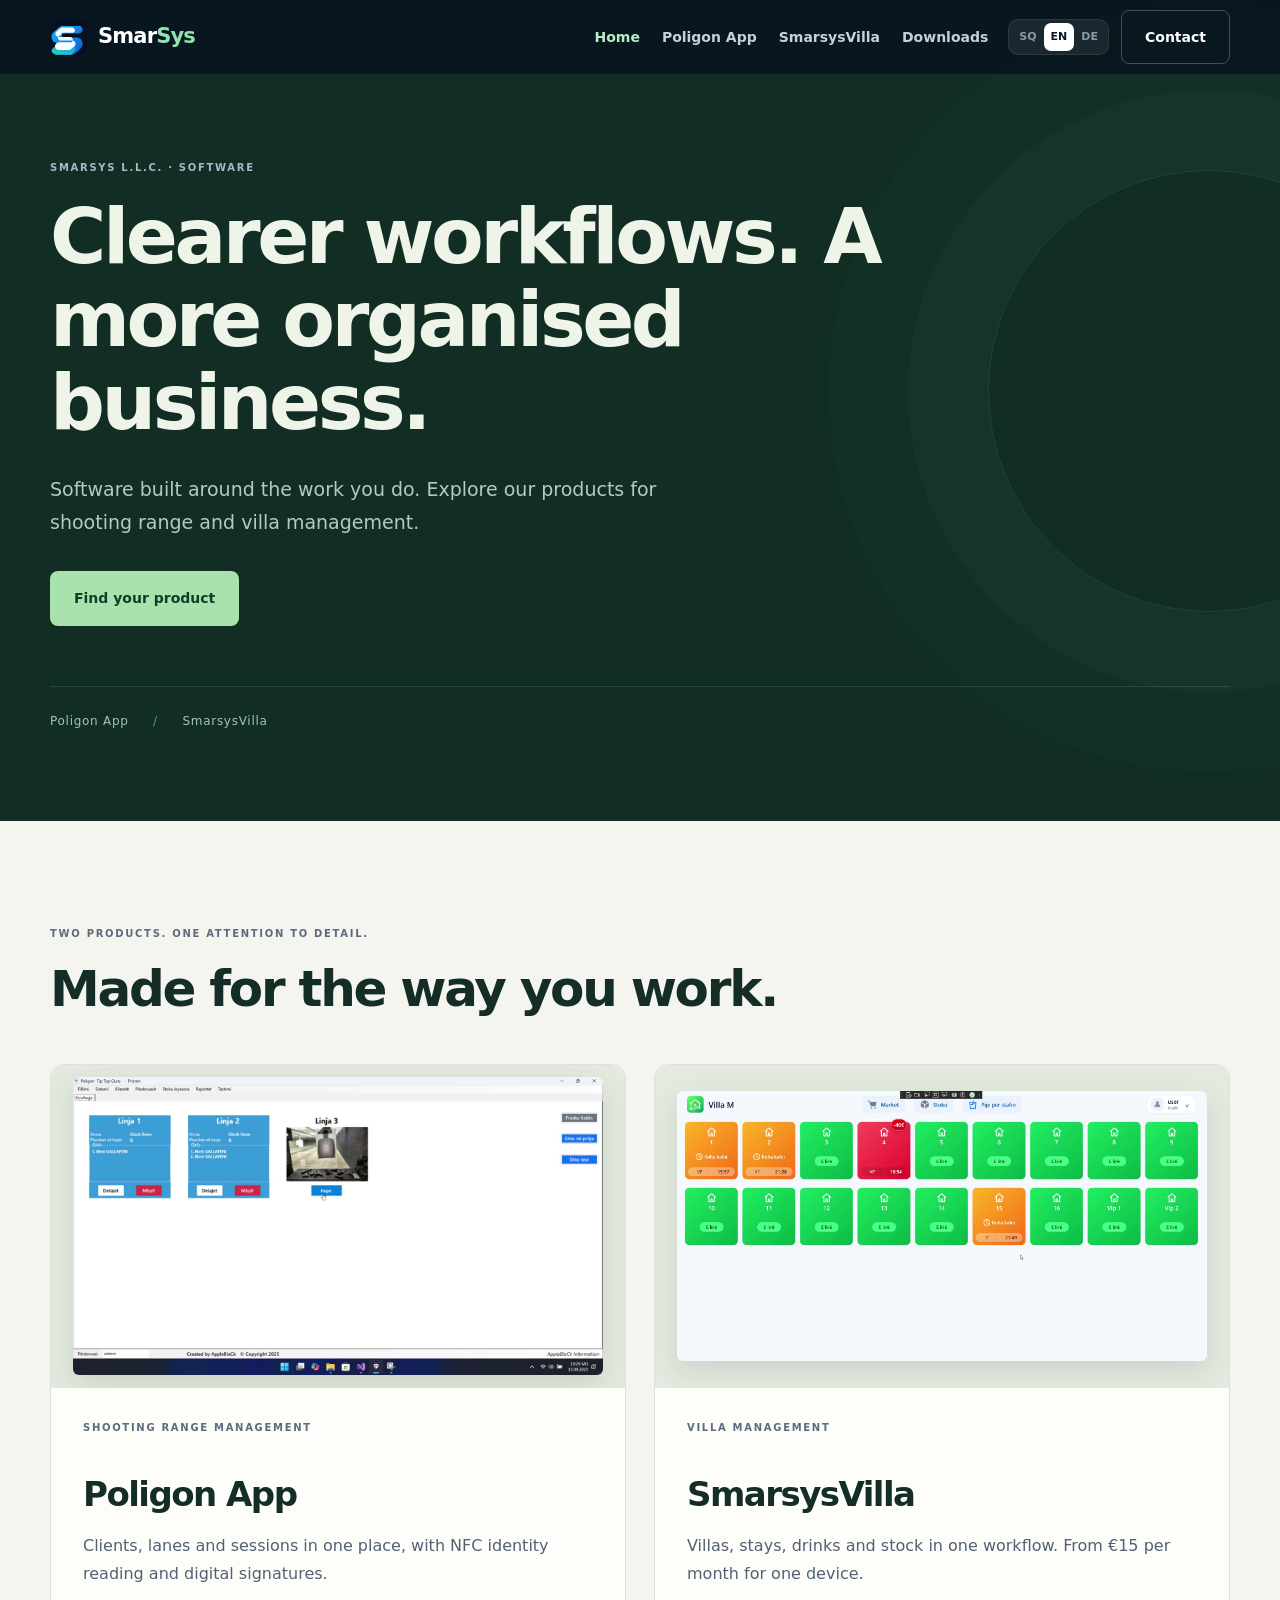
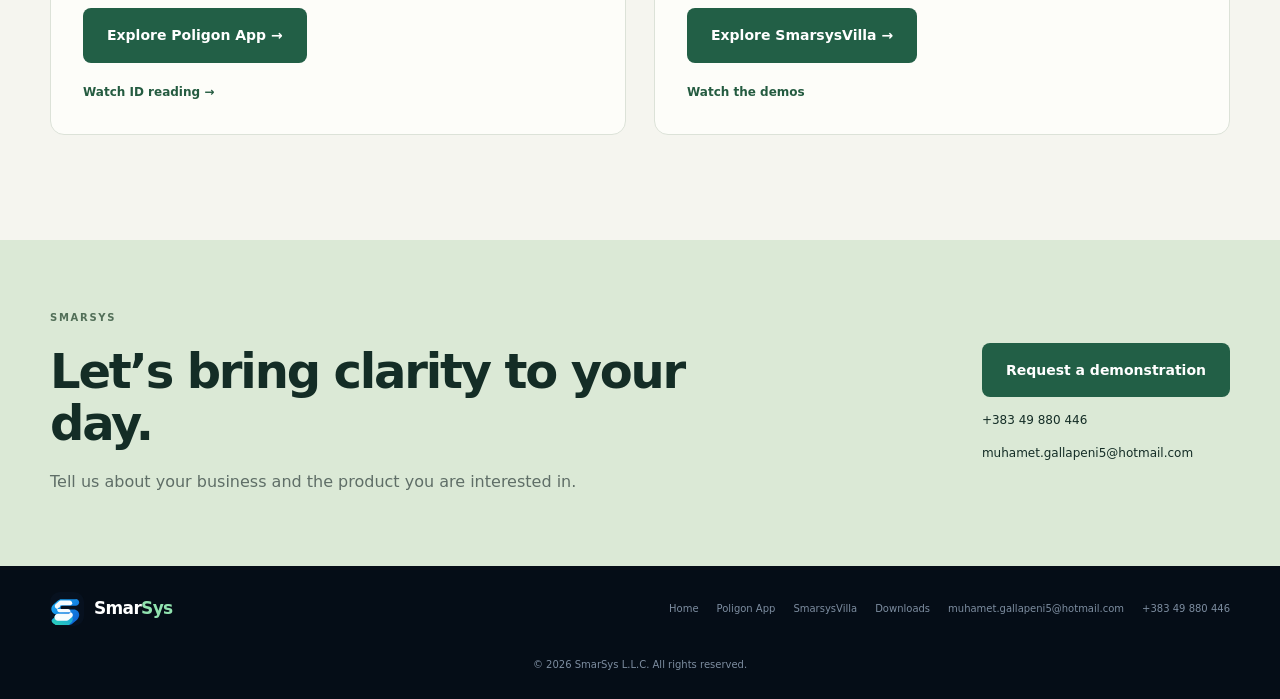
<file: index.html>
<!doctype html>
<html lang="en">
<head>
  <meta charset="utf-8" />
  <meta name="viewport" content="width=device-width,initial-scale=1" />
  <meta name="theme-color" content="#07111f" />
  <meta name="description" content="Practical software for shooting range and villa management. Explore Poligon App and SmarsysVilla by SmarSys." />
  <meta property="og:title" content="SmarSys | Poligon App & SmarsysVilla" />
  <meta property="og:description" content="Practical software for shooting range and villa management. Explore Poligon App and SmarsysVilla by SmarSys." />
  <meta property="og:type" content="website" />
  <meta property="og:image" content="assets/villa/desktop.jpg" />
  <title>SmarSys | Poligon App & SmarsysVilla</title>
  <link rel="icon" href="assets/logo-mark.svg" type="image/svg+xml" />
  <link rel="stylesheet" href="assets/styles.css" />
  <link rel="stylesheet" href="assets/marketing.css" />
</head>
<body class="marketing-page">
  <a class="skip-link" href="#main">Skip to content</a>

  <header class="site-header" id="top">
    <div class="container nav-wrap">
      <a class="brand" href="index.html" aria-label="SmarSys home">
        <img src="assets/logo-mark.svg" alt="SmarSys logo" width="38" height="38" />
        <span>Smar<span class="brand-accent">Sys</span></span>
      </a>

      <nav class="desktop-nav" aria-label="Primary navigation"><a href="index.html" aria-current="page" data-i18n="navHome">Home</a><a href="poligon.html">Poligon App</a><a href="villa.html">SmarsysVilla</a><a href="downloads.html" data-i18n="downloadsNav">Downloads</a></nav>

      <div class="nav-actions">
        <div class="language-switcher" aria-label="Language selector">
          <button type="button" data-lang="sq">SQ</button>
          <button type="button" data-lang="en" class="active">EN</button>
          <button type="button" data-lang="de">DE</button>
        </div>
        <a class="btn btn-small btn-outline desktop-cta" href="#contact" data-i18n="navContact">Contact</a>
        <button class="menu-toggle" type="button" aria-label="Open menu" aria-expanded="false">
          <span></span><span></span>
        </button>
      </div>
    </div>

    <div class="mobile-menu" hidden><a href="index.html" aria-current="page" data-i18n="navHome">Home</a><a href="poligon.html">Poligon App</a><a href="villa.html">SmarsysVilla</a><a href="downloads.html" data-i18n="downloadsNav">Downloads</a><a href="#contact" data-i18n="navContact">Contact</a></div>
  </header>

  <main id="main"><section class="company-intro"><div class="container"><div class="eyebrow">SMARSYS L.L.C. · SOFTWARE</div><h1 data-i18n="newHomeTitle">Clearer workflows. A more organised business.</h1><p data-i18n="newHomeLead">Software built around the work you do. Explore our products for shooting range and villa management.</p><a class="btn btn-primary" href="#products"><span data-i18n="newHomeExplore">Find your product</span></a><div class="company-intro-note">Poligon App <span> / </span> SmarsysVilla</div></div></section><section class="section" id="products"><div class="container"><div class="section-heading"><div class="eyebrow light"><span data-i18n="homeProductsLabel">TWO PRODUCTS. ONE ATTENTION TO DETAIL.</span></div><h2 data-i18n="homeProductsTitle">Made for the way you work.</h2></div><div class="product-catalog"><article class="catalog-card"><a href="poligon.html" class="catalog-image"><img src="assets/screenshots/overview.jpg" alt="Poligon App" loading="lazy" /></a><div class="catalog-copy"><span class="eyebrow light" data-i18n="poligonCategory">Shooting range management</span><h2>Poligon App</h2><p data-i18n="poligonIntro">Clients, lanes and sessions in one place, with NFC identity reading and digital signatures.</p><a class="btn btn-primary" href="poligon.html"><span data-i18n="homePoligonLink">Explore Poligon App →</span></a><a class="media-link" href="poligon.html#id-demo" data-i18n="watchIdDemo">Watch ID reading →</a></div></article><article class="catalog-card"><a class="catalog-image" href="villa.html"><img src="assets/villa/desktop.jpg" alt="SmarsysVilla" loading="lazy" /></a><div class="catalog-copy"><span class="eyebrow light"><span data-i18n="villaCategory">Villa management</span></span><h2>SmarsysVilla</h2><p data-i18n="newVillaIntro">Villas, stays, drinks and stock in one workflow. From €15 per month for one device.</p><a class="btn btn-primary" href="villa.html"><span data-i18n="homeVillaLink">Explore SmarsysVilla →</span></a><a class="media-link" href="villa.html#demos" data-i18n="villaWatch">Watch the demos</a></div></article></div></div></section><section class="villa-contact" id="contact"><div class="container"><div><div class="eyebrow">SMARSYS</div><h2 data-i18n="villaCta">Let’s bring clarity to your day.</h2><p data-i18n="homeContactLead">Tell us about your business and the product you are interested in.</p></div><div class="villa-contact-actions"><a class="btn btn-primary" href="mailto:muhamet.gallapeni5@hotmail.com?subject=SmarSys%20Products"><span data-i18n="villaRequestDemo">Request a demonstration</span></a><a href="tel:+38349880446">+383 49 880 446</a><a href="mailto:muhamet.gallapeni5@hotmail.com">muhamet.gallapeni5@hotmail.com</a></div></div></section></main>

  <footer>
    <div class="container footer-grid">
      <a class="brand footer-brand" href="index.html"><img src="assets/logo-mark.svg" alt="SmarSys logo" width="34" height="34" /><span>Smar<span class="brand-accent">Sys</span></span></a>
      <p><span>© <span id="year"></span> SmarSys L.L.C.</span> <span data-i18n="footerRights">All rights reserved.</span></p>
      <div class="footer-links"><a href="index.html" aria-current="page" data-i18n="navHome">Home</a><a href="poligon.html">Poligon App</a><a href="villa.html">SmarsysVilla</a><a href="downloads.html" data-i18n="downloadsNav">Downloads</a><a href="mailto:muhamet.gallapeni5@hotmail.com">muhamet.gallapeni5@hotmail.com</a><a href="tel:+38349880446">+383 49 880 446</a></div>
    </div>
  </footer>

  <script src="assets/marketing-content.js" defer></script>
  <script src="assets/app.js" defer></script>
  <script src="assets/marketing.js" defer></script>
</body>
</html>
</file>
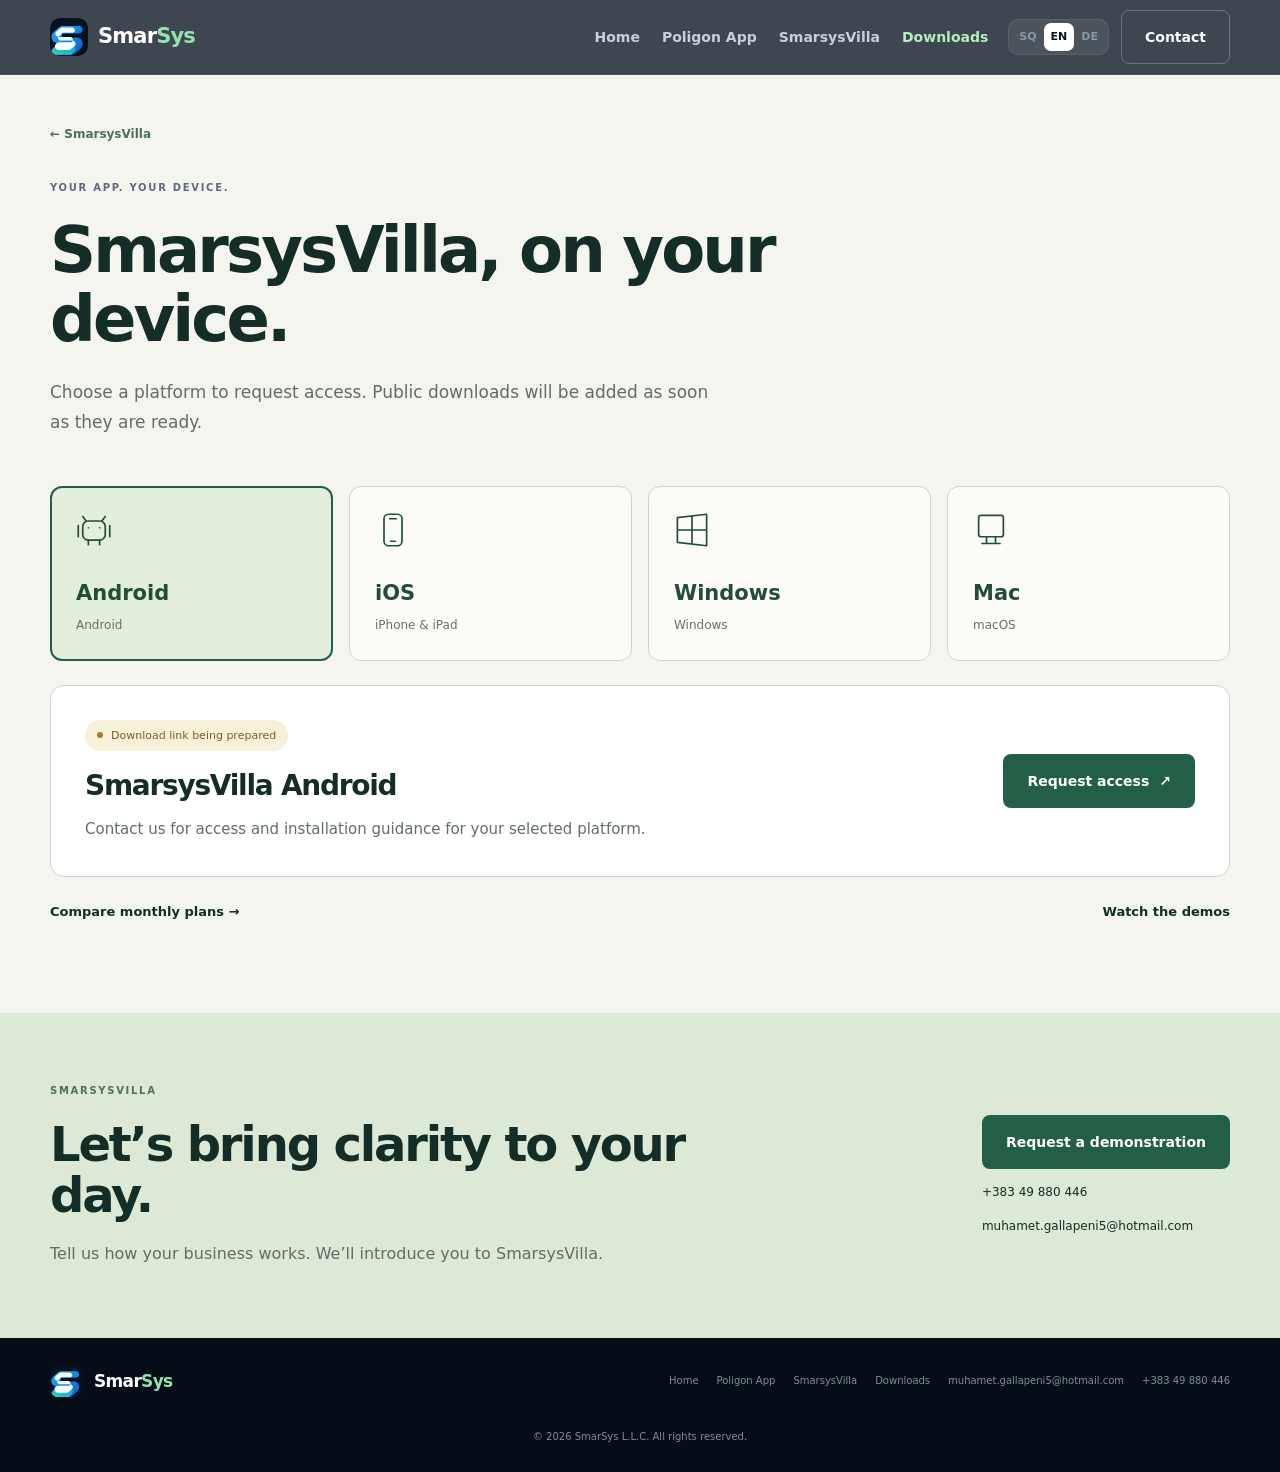
<file: downloads.html>
<!doctype html>
<html lang="en">
<head>
  <meta charset="utf-8" />
  <meta name="viewport" content="width=device-width,initial-scale=1" />
  <meta name="theme-color" content="#07111f" />
  <meta name="description" content="Choose Android, iOS, Windows or Mac and request access to SmarsysVilla." />
  <meta property="og:title" content="SmarsysVilla | Android, iOS, Windows & Mac" />
  <meta property="og:description" content="Choose Android, iOS, Windows or Mac and request access to SmarsysVilla." />
  <meta property="og:type" content="website" />
  <meta property="og:image" content="assets/villa/desktop.jpg" />
  <title>SmarsysVilla | Android, iOS, Windows & Mac</title>
  <link rel="icon" href="assets/logo-mark.svg" type="image/svg+xml" />
  <link rel="stylesheet" href="assets/styles.css" />
  <link rel="stylesheet" href="assets/marketing.css" />
</head>
<body class="marketing-page">
  <a class="skip-link" href="#main">Skip to content</a>

  <header class="site-header" id="top">
    <div class="container nav-wrap">
      <a class="brand" href="index.html" aria-label="SmarSys home">
        <img src="assets/logo-mark.svg" alt="SmarSys logo" width="38" height="38" />
        <span>Smar<span class="brand-accent">Sys</span></span>
      </a>

      <nav class="desktop-nav" aria-label="Primary navigation"><a href="index.html" data-i18n="navHome">Home</a><a href="poligon.html">Poligon App</a><a href="villa.html">SmarsysVilla</a><a href="downloads.html" aria-current="page" data-i18n="downloadsNav">Downloads</a></nav>

      <div class="nav-actions">
        <div class="language-switcher" aria-label="Language selector">
          <button type="button" data-lang="sq">SQ</button>
          <button type="button" data-lang="en" class="active">EN</button>
          <button type="button" data-lang="de">DE</button>
        </div>
        <a class="btn btn-small btn-outline desktop-cta" href="#contact" data-i18n="navContact">Contact</a>
        <button class="menu-toggle" type="button" aria-label="Open menu" aria-expanded="false">
          <span></span><span></span>
        </button>
      </div>
    </div>

    <div class="mobile-menu" hidden><a href="index.html" data-i18n="navHome">Home</a><a href="poligon.html">Poligon App</a><a href="villa.html">SmarsysVilla</a><a href="downloads.html" aria-current="page" data-i18n="downloadsNav">Downloads</a><a href="#contact" data-i18n="navContact">Contact</a></div>
  </header>

  <main id="main"><section class="download-section"><div class="container"><a class="back-link" href="villa.html">← SmarsysVilla</a><div class="section-heading"><div class="eyebrow light"><span data-i18n="downloadEyebrow">YOUR APP. YOUR DEVICE.</span></div><h1 data-i18n="downloadTitle">SmarsysVilla, on your device.</h1><p data-i18n="downloadLead">Choose a platform to request access. Public downloads will be added as soon as they are ready.</p></div><div class="platform-grid" role="group" aria-label="Platform"><button class="platform-choice selected" type="button" data-platform="android" aria-pressed="true"><span class="platform-icon" aria-hidden="true"><svg viewBox="0 0 32 32" width="36" height="36" fill="none" stroke="currentColor" stroke-width="1.5" stroke-linecap="round" stroke-linejoin="round"><rect x="6" y="8" width="20" height="17" rx="5"/><path d="m9 8-3-4m17 4 3-4M11 14h.01M21 14h.01M11 25v4m10-4v4M2 12v10m28-10v10"/></svg></span><strong>Android</strong><small>Android</small></button><button class="platform-choice" type="button" data-platform="ios" aria-pressed="false"><span class="platform-icon" aria-hidden="true"><svg viewBox="0 0 32 32" width="36" height="36" fill="none" stroke="currentColor" stroke-width="1.5" stroke-linecap="round" stroke-linejoin="round"><rect x="8" y="2" width="16" height="28" rx="4"/><path d="M13 6h6m-5 20h4"/></svg></span><strong>iOS</strong><small>iPhone & iPad</small></button><button class="platform-choice" type="button" data-platform="windows" aria-pressed="false"><span class="platform-icon" aria-hidden="true"><svg viewBox="0 0 32 32" width="36" height="36" fill="none" stroke="currentColor" stroke-width="1.5" stroke-linecap="round" stroke-linejoin="round"><path d="M3 5 29 2v28L3 27ZM16 4v24M3 16h26"/></svg></span><strong>Windows</strong><small>Windows</small></button><button class="platform-choice" type="button" data-platform="mac" aria-pressed="false"><span class="platform-icon" aria-hidden="true"><svg viewBox="0 0 32 32" width="36" height="36" fill="none" stroke="currentColor" stroke-width="1.5" stroke-linecap="round" stroke-linejoin="round"><rect x="5" y="3" width="22" height="19" rx="2"/><path d="M12 22v6m8-6v6M8 28h16"/></svg></span><strong>Mac</strong><small>macOS</small></button></div><div class="download-panel"><div><span class="availability"><i></i><span data-i18n="downloadPending">Download link being prepared</span></span><h2>SmarsysVilla <span id="platform-name">Android</span></h2><p data-i18n="downloadPanelText">Contact us for access and installation guidance for your selected platform.</p></div><a id="platform-request" class="btn btn-primary" href="mailto:muhamet.gallapeni5@hotmail.com?subject=SmarsysVilla%20Android%20access"><span data-i18n="requestAccess">Request access</span> ↗</a><span id="platform-announcement" class="sr-only" role="status"></span></div><div class="download-bottom"><a href="villa.html#pricing"><span data-i18n="comparePlans">Compare monthly plans →</span></a><a href="villa.html#demos" data-i18n="villaWatch">Watch the demos</a></div></div></section><section class="villa-contact" id="contact"><div class="container"><div><div class="eyebrow">SMARSYSVILLA</div><h2 data-i18n="villaCta">Let’s bring clarity to your day.</h2><p data-i18n="villaCtaLead">Tell us how your business works. We’ll introduce you to SmarsysVilla.</p></div><div class="villa-contact-actions"><a class="btn btn-primary" href="mailto:muhamet.gallapeni5@hotmail.com?subject=SmarsysVilla%20Demo"><span data-i18n="villaRequestDemo">Request a demonstration</span></a><a href="tel:+38349880446">+383 49 880 446</a><a href="mailto:muhamet.gallapeni5@hotmail.com">muhamet.gallapeni5@hotmail.com</a></div></div></section></main>

  <footer>
    <div class="container footer-grid">
      <a class="brand footer-brand" href="index.html"><img src="assets/logo-mark.svg" alt="SmarSys logo" width="34" height="34" /><span>Smar<span class="brand-accent">Sys</span></span></a>
      <p><span>© <span id="year"></span> SmarSys L.L.C.</span> <span data-i18n="footerRights">All rights reserved.</span></p>
      <div class="footer-links"><a href="index.html" data-i18n="navHome">Home</a><a href="poligon.html">Poligon App</a><a href="villa.html">SmarsysVilla</a><a href="downloads.html" aria-current="page" data-i18n="downloadsNav">Downloads</a><a href="mailto:muhamet.gallapeni5@hotmail.com">muhamet.gallapeni5@hotmail.com</a><a href="tel:+38349880446">+383 49 880 446</a></div>
    </div>
  </footer>

  <script src="assets/marketing-content.js" defer></script>
  <script src="assets/app.js" defer></script>
  <script src="assets/marketing.js" defer></script>
</body>
</html>
</file>
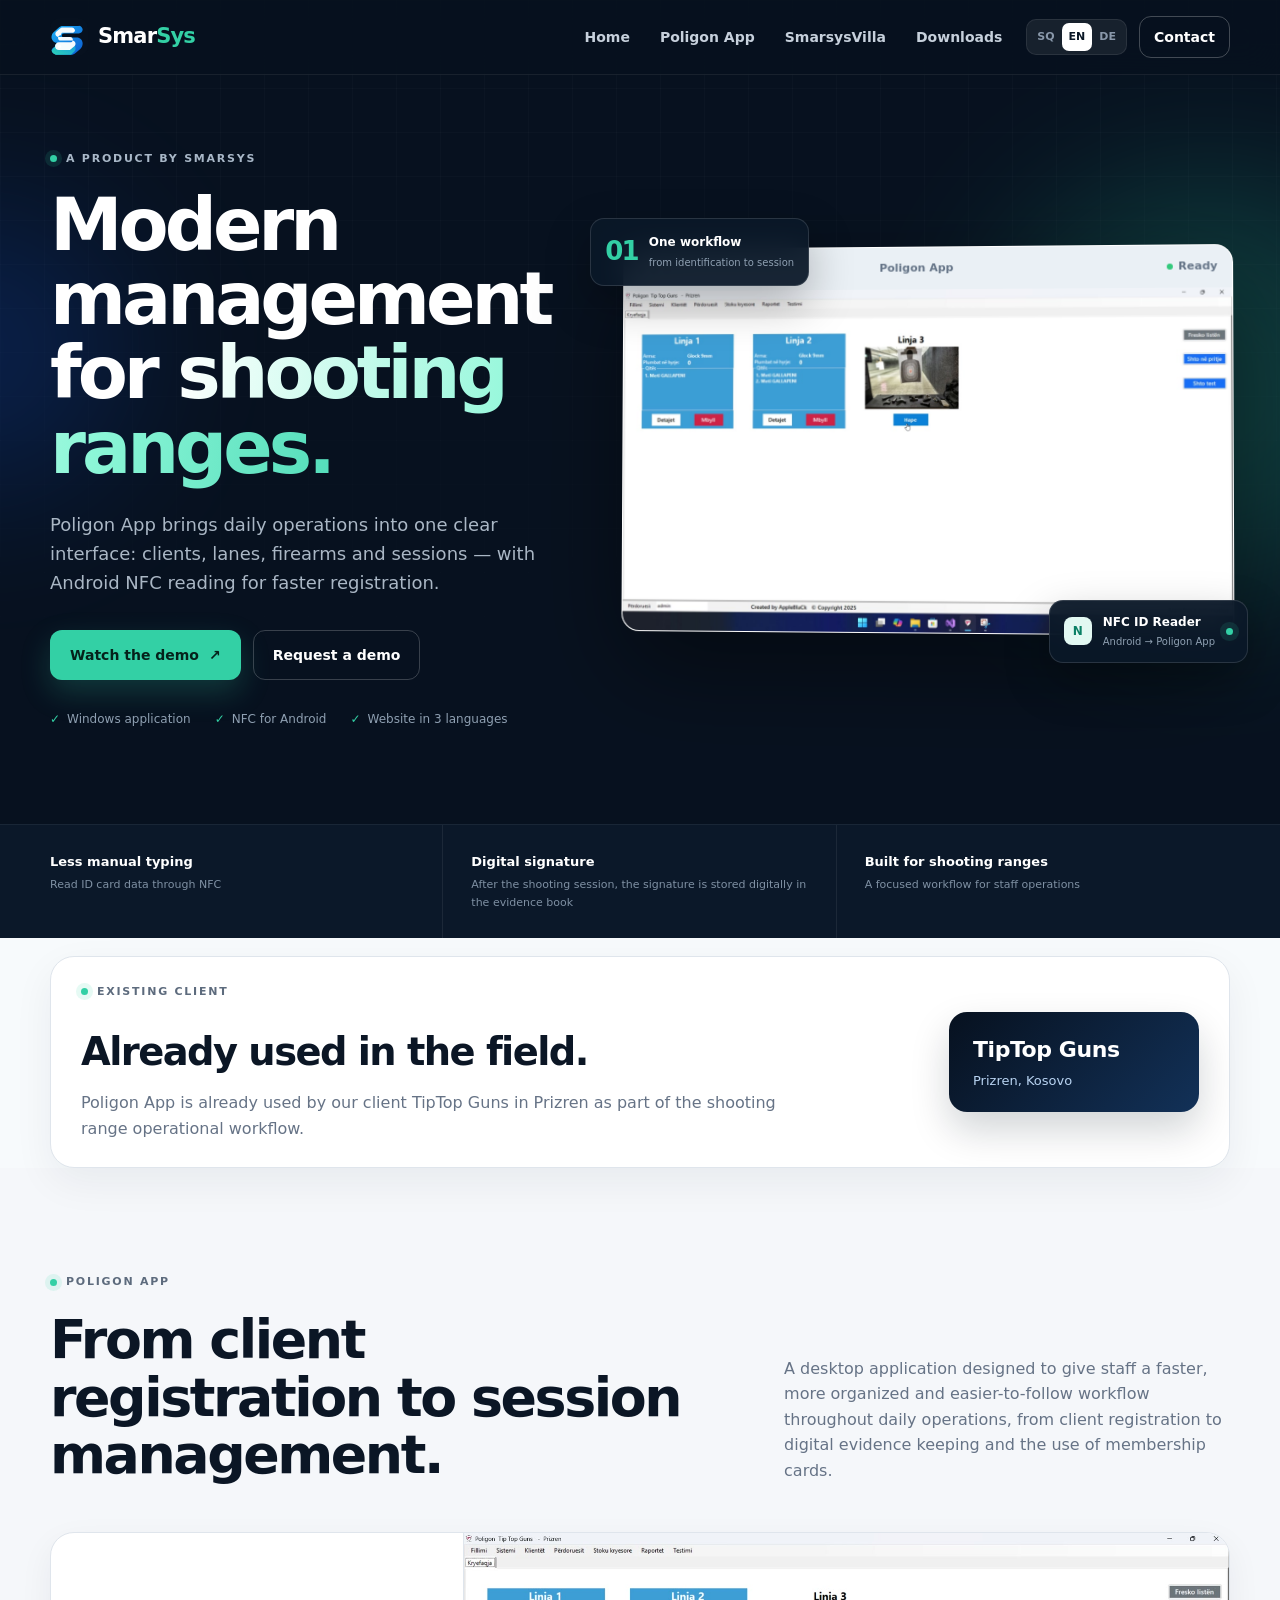
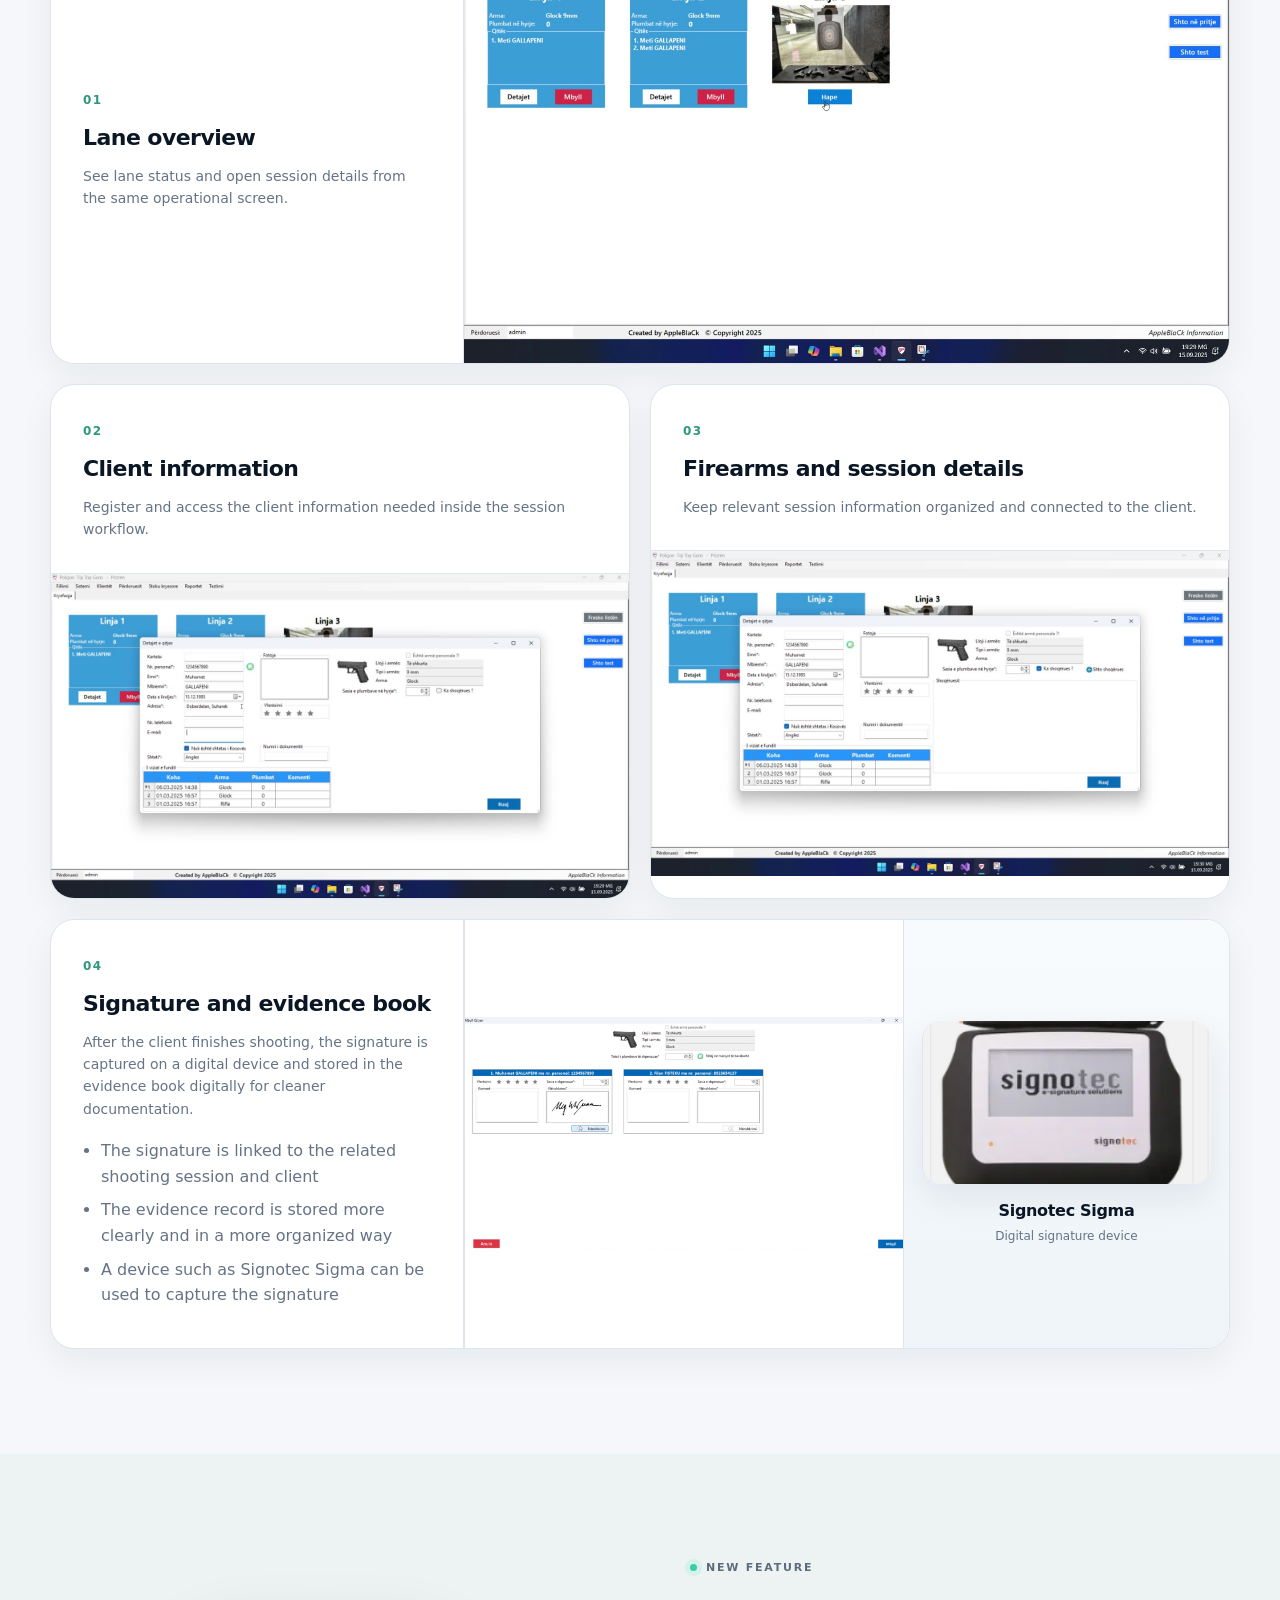
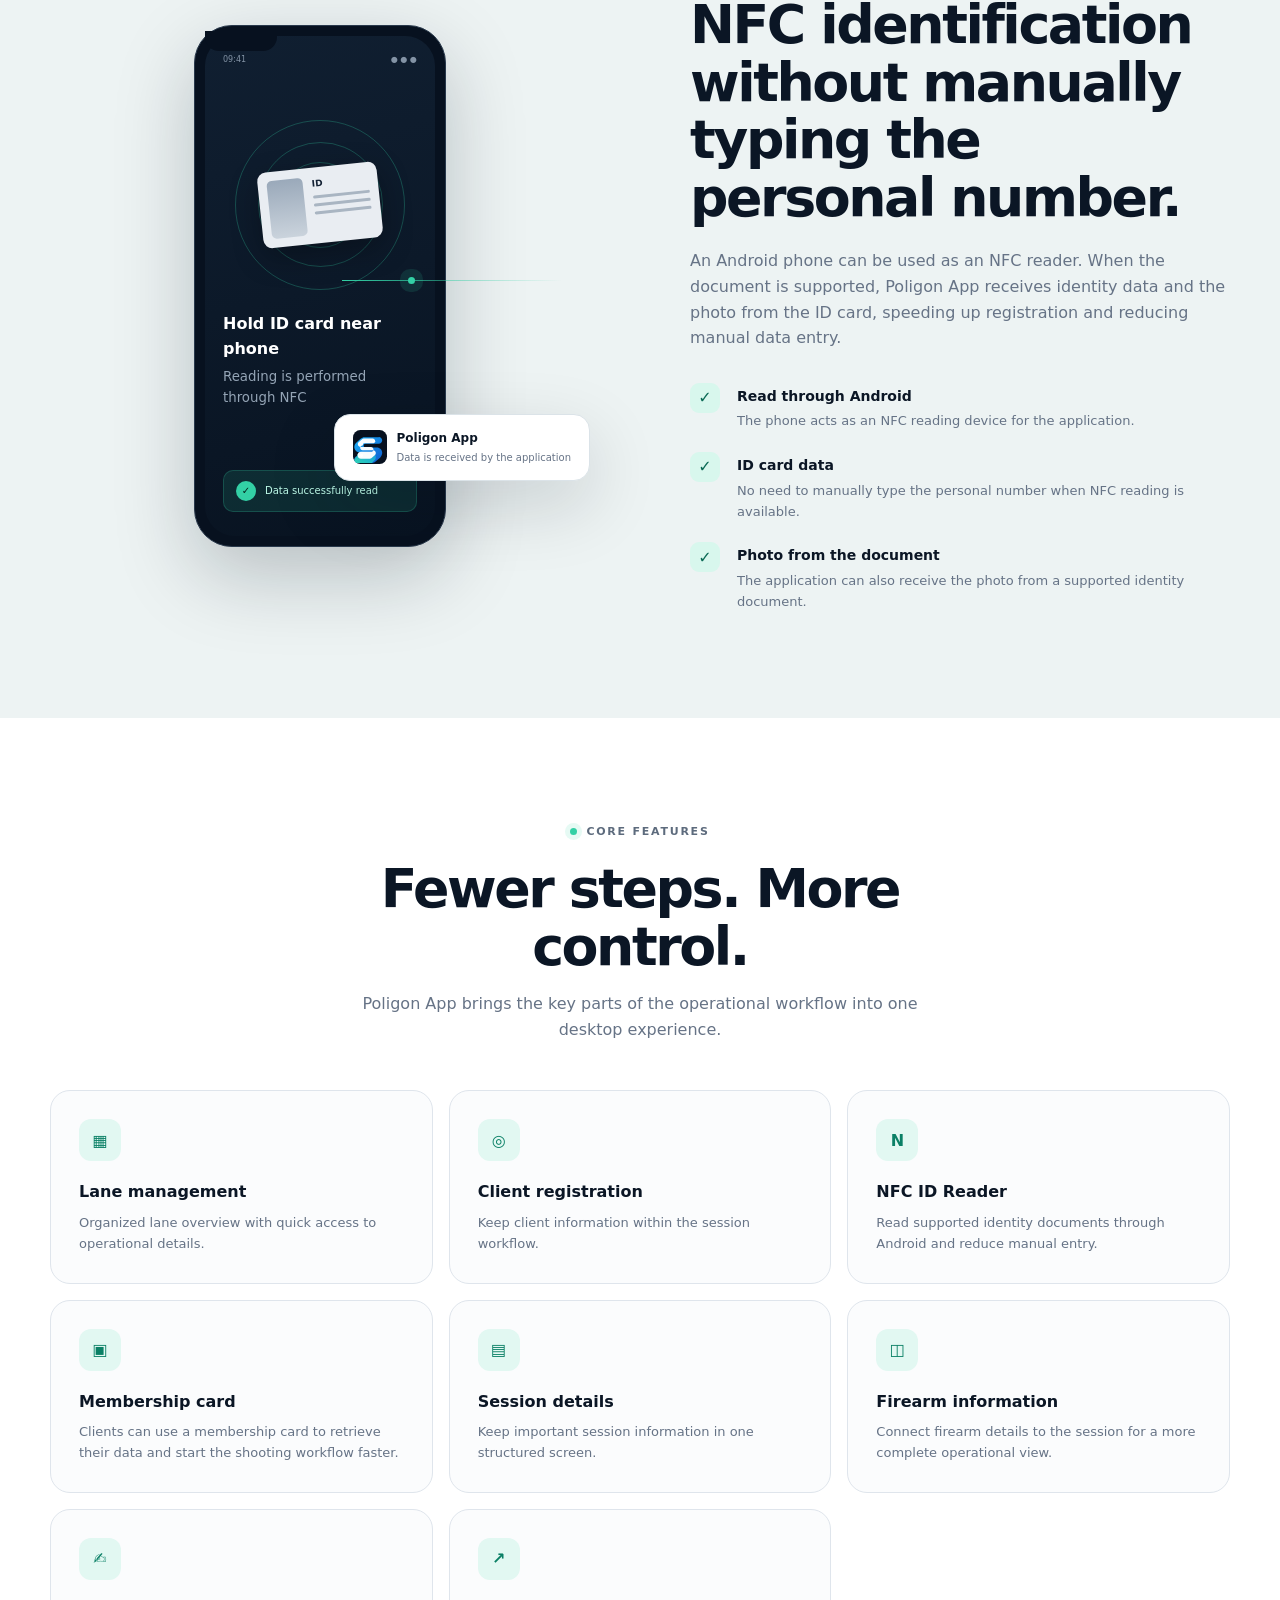
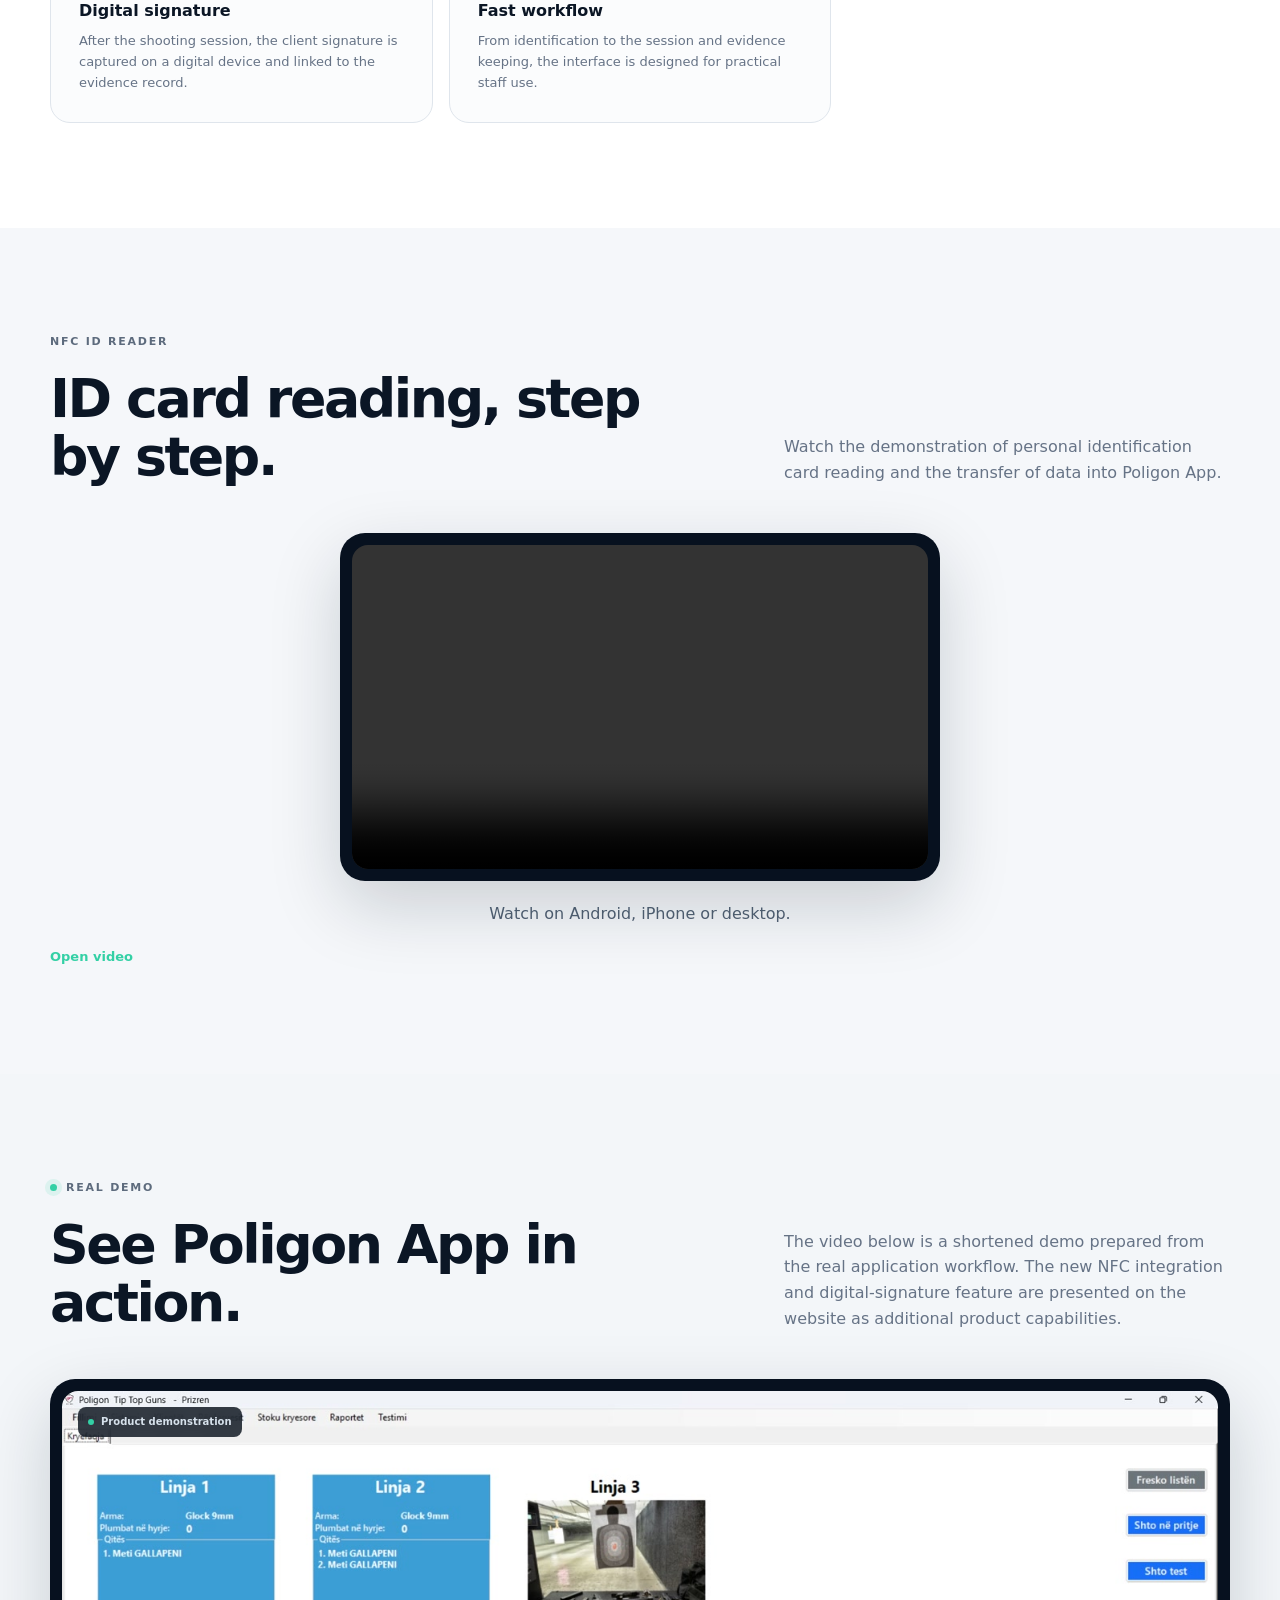
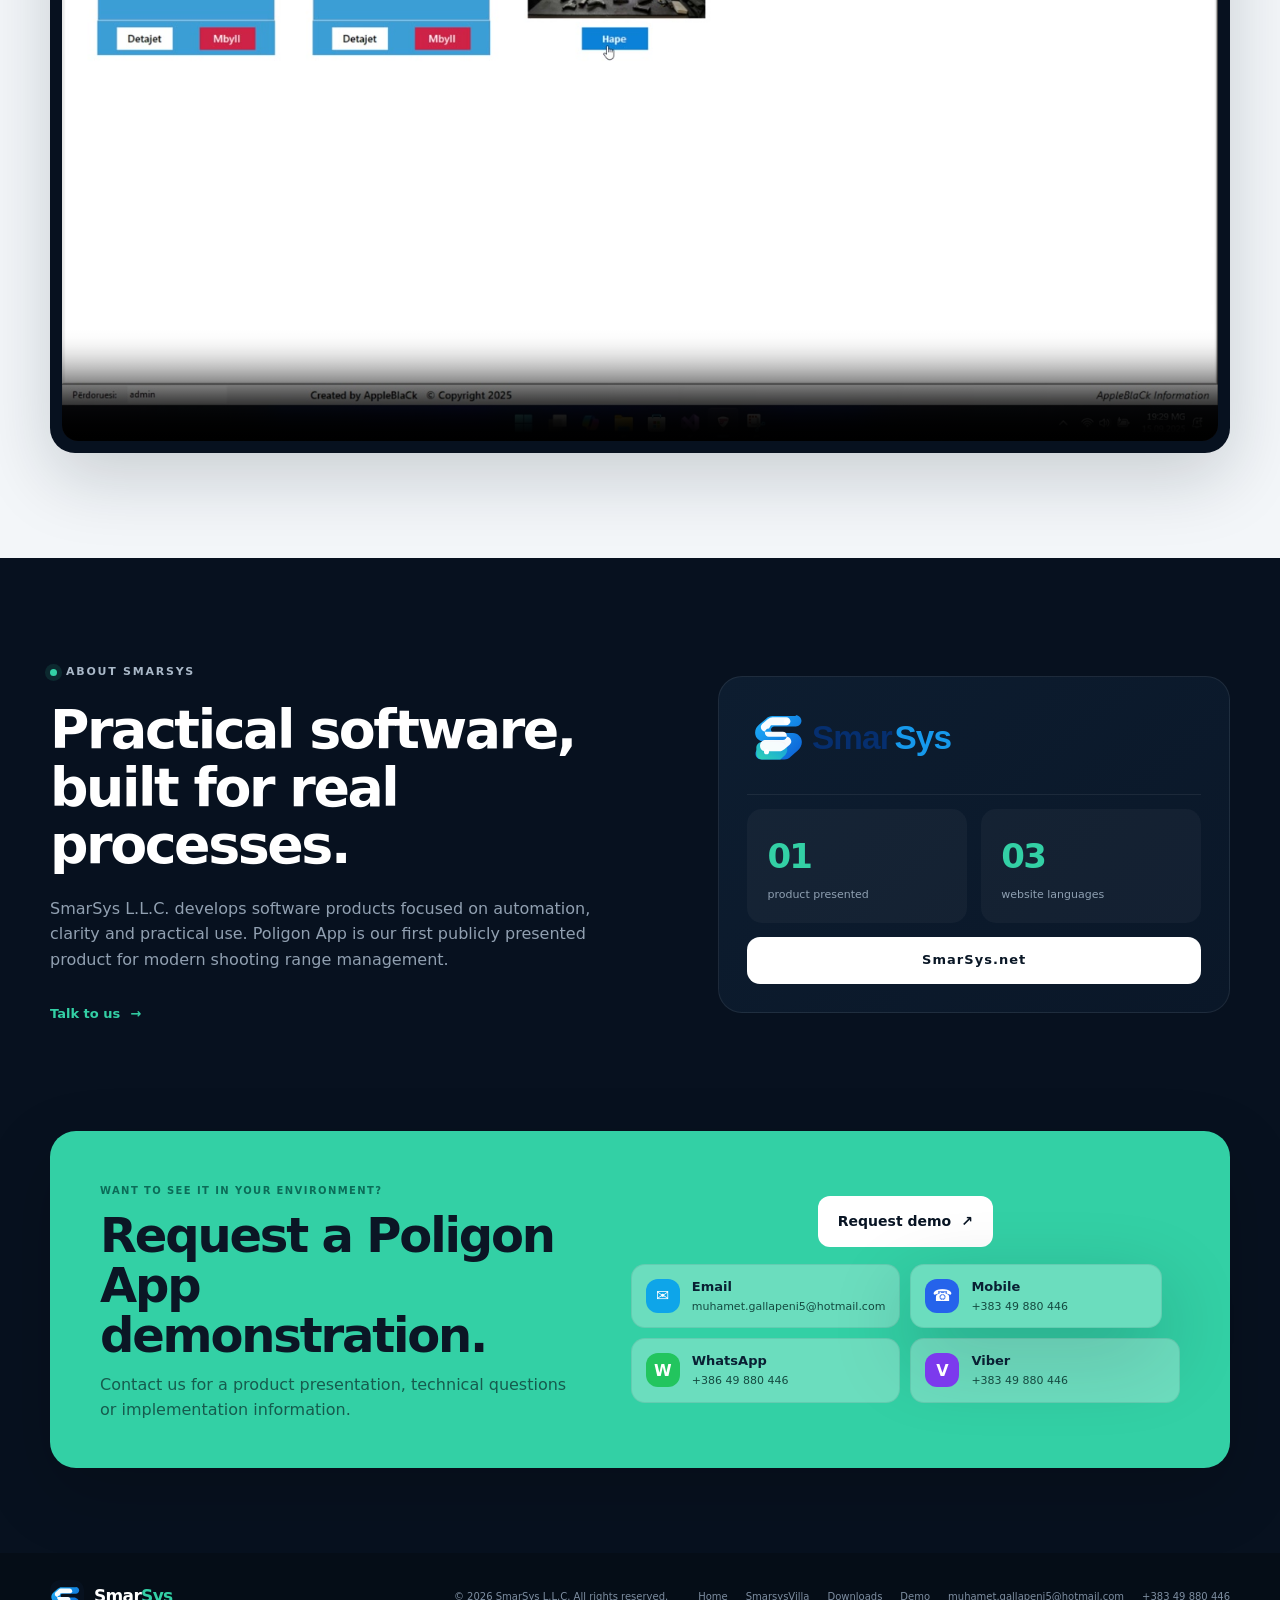
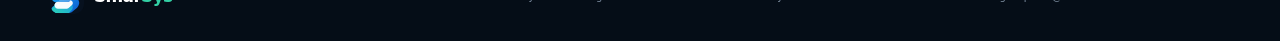
<file: poligon.html>
<!doctype html>
<html lang="en">
<head>
  <meta charset="utf-8" />
  <meta name="viewport" content="width=device-width,initial-scale=1" />
  <meta name="theme-color" content="#07111f" />
  <meta name="description" content="SmarSys professional software solutions. Discover Poligon App for shooting range management with NFC ID reading and digital signatures." />
  <meta property="og:title" content="SmarSys | Poligon App" />
  <meta property="og:description" content="NFC, digital signatures and digital records for shooting ranges." />
  <meta property="og:type" content="website" />
  <meta property="og:image" content="assets/screenshots/overview.jpg" />
  <title>SmarSys | Poligon App</title>
  <link rel="icon" href="assets/logo-mark.svg" type="image/svg+xml" />
  <link rel="stylesheet" href="assets/styles.css" />
</head>
<body>
  <a class="skip-link" href="#main">Skip to content</a>

  <header class="site-header" id="top">
    <div class="container nav-wrap">
      <a class="brand" href="index.html" aria-label="SmarSys home">
        <img src="assets/logo-mark.svg" alt="SmarSys logo" width="38" height="38" />
        <span>Smar<span class="brand-accent">Sys</span></span>
      </a>

      <nav class="desktop-nav" aria-label="Primary navigation"><a href="index.html" data-i18n="navHome">Home</a><a href="poligon.html" aria-current="page">Poligon App</a><a href="villa.html">SmarsysVilla</a><a href="downloads.html" data-i18n="downloadsNav">Downloads</a></nav>

      <div class="nav-actions">
        <div class="language-switcher" aria-label="Language selector">
          <button type="button" data-lang="sq">SQ</button>
          <button type="button" data-lang="en" class="active">EN</button>
          <button type="button" data-lang="de">DE</button>
        </div>
        <a class="btn btn-small btn-outline desktop-cta" href="#contact" data-i18n="navContact">Contact</a>
        <button class="menu-toggle" type="button" aria-label="Open menu" aria-expanded="false">
          <span></span><span></span>
        </button>
      </div>
    </div>

    <div class="mobile-menu" hidden><a href="index.html" data-i18n="navHome">Home</a><a href="poligon.html" aria-current="page">Poligon App</a><a href="villa.html">SmarsysVilla</a><a href="downloads.html" data-i18n="downloadsNav">Downloads</a><a href="#contact" data-i18n="navContact">Contact</a></div>
  </header>

  <main id="main">
    <section class="hero section-dark">
      <div class="hero-glow hero-glow-one"></div>
      <div class="hero-glow hero-glow-two"></div>
      <div class="container hero-grid">
        <div class="hero-copy reveal">
          <div class="eyebrow"><span class="dot"></span><span data-i18n="heroEyebrow">A product by SmarSys</span></div>
          <h1><span data-i18n="heroTitleOne">Modern management for</span> <span class="gradient-text" data-i18n="heroTitleTwo">shooting ranges.</span></h1>
          <p class="hero-lead" data-i18n="heroLead">Poligon App brings daily operations into one clear interface: clients, lanes, firearms and sessions — with Android NFC reading for faster registration.</p>
          <div class="hero-actions">
            <a class="btn btn-primary" href="#id-demo"><span data-i18n="watchDemo">Watch the demo</span><span aria-hidden="true">↗</span></a>
            <a class="btn btn-ghost" href="#contact" data-i18n="requestDemo">Request a demo</a>
          </div>
          <div class="hero-meta">
            <span><i>✓</i><span data-i18n="metaDesktop">Windows application</span></span>
            <span><i>✓</i><span data-i18n="metaNfc">NFC for Android</span></span>
            <span><i>✓</i><span data-i18n="metaLanguages">Website in 3 languages</span></span>
          </div>
        </div>

        <div class="hero-product reveal reveal-delay">
          <div class="product-window">
            <div class="window-bar">
              <div class="window-dots"><span></span><span></span><span></span></div>
              <span>Poligon App</span>
              <span class="window-status"><i></i><span data-i18n="statusReady">Ready</span></span>
            </div>
            <img src="assets/screenshots/overview.jpg" alt="Poligon App interface" loading="eager" />
          </div>
          <div class="floating-card nfc-card">
            <div class="feature-icon mini">N</div>
            <div><strong data-i18n="nfcCardTitle">NFC ID Reader</strong><small data-i18n="nfcCardText">Android → Poligon App</small></div>
            <span class="pulse"></span>
          </div>
          <div class="floating-card speed-card">
            <span class="speed-number">01</span>
            <div><strong data-i18n="flowCardTitle">One workflow</strong><small data-i18n="flowCardText">from identification to session</small></div>
          </div>
        </div>
      </div>
    </section>

    <section class="proof-strip">
      <div class="container proof-grid">
        <div><strong data-i18n="proofOneTitle">Less manual typing</strong><span data-i18n="proofOneText">Read ID card data through NFC</span></div>
        <div><strong data-i18n="proofTwoTitle">Digital signature</strong><span data-i18n="proofTwoText">After the shooting session, the signature is stored digitally in the evidence book</span></div>
        <div><strong data-i18n="proofThreeTitle">Built for shooting ranges</strong><span data-i18n="proofThreeText">A focused workflow for staff operations</span></div>
      </div>
    </section>

    <section class="trusted-section">
      <div class="container trusted-box reveal">
        <div>
          <div class="eyebrow light"><span class="dot"></span><span data-i18n="trustedEyebrow">Existing client</span></div>
          <h2 data-i18n="trustedTitle">Already used in the field.</h2>
          <p data-i18n="trustedLead">Poligon App is already used by our client TipTop Guns in Prizren as part of the shooting range operational workflow.</p>
        </div>
        <div class="client-badge">
          <strong data-i18n="trustedClientLabel">TipTop Guns</strong>
          <span data-i18n="trustedLocation">Prizren, Kosovo</span>
        </div>
      </div>
    </section>

    <section class="section" id="product">
      <div class="container split-heading reveal">
        <div>
          <div class="eyebrow light"><span class="dot"></span><span data-i18n="productEyebrow">Poligon App</span></div>
          <h2 data-i18n="productTitle">From client registration to session management.</h2>
        </div>
        <p data-i18n="productLead">A desktop application designed to give staff a faster, more organized and easier-to-follow workflow throughout daily operations, from client registration to digital evidence keeping and the use of membership cards.</p>
      </div>

      <div class="container product-story">
        <article class="story-card story-large reveal">
          <div class="story-copy">
            <span class="step-number">01</span>
            <h3 data-i18n="storyOneTitle">Lane overview</h3>
            <p data-i18n="storyOneText">See lane status and open session details from the same operational screen.</p>
          </div>
          <img src="assets/screenshots/overview.jpg" alt="Poligon App range lanes overview" loading="lazy" />
        </article>

        <article class="story-card reveal">
          <div class="story-copy">
            <span class="step-number">02</span>
            <h3 data-i18n="storyTwoTitle">Client information</h3>
            <p data-i18n="storyTwoText">Register and access the client information needed inside the session workflow.</p>
          </div>
          <img src="assets/screenshots/client.jpg" alt="Poligon App client details" loading="lazy" />
        </article>

        <article class="story-card reveal">
          <div class="story-copy">
            <span class="step-number">03</span>
            <h3 data-i18n="storyThreeTitle">Firearms and session details</h3>
            <p data-i18n="storyThreeText">Keep relevant session information organized and connected to the client.</p>
          </div>
          <img src="assets/screenshots/weapon.jpg" alt="Poligon App session details" loading="lazy" />
        </article>
<article class="story-card story-large signature-story reveal">
          <div class="story-copy">
            <span class="step-number">04</span>
            <h3 data-i18n="storyFourTitle">Signature and evidence book</h3>
            <p data-i18n="storyFourText">After the client finishes shooting, the signature is captured on a digital device and stored in the evidence book digitally for cleaner documentation.</p>
            <ul class="mini-list">
              <li data-i18n="storyFourBulletOne">The signature is linked to the related shooting session and client</li>
              <li data-i18n="storyFourBulletTwo">The evidence record is stored more clearly and in a more organized way</li>
              <li data-i18n="storyFourBulletThree">A device such as Signotec Sigma can be used to capture the signature</li>
            </ul>
          </div>
          <div class="story-media-duo">
            <div class="duo-shot">
              <img src="assets/screenshots/signature-workflow.png" alt="Poligon App signature workflow" loading="lazy" />
            </div>
            <div class="duo-device">
              <img src="assets/signotec-sigma.png" alt="Signotec Sigma signature device" loading="lazy" />
              <div class="duo-device-caption">
                <strong>Signotec Sigma</strong>
                <small data-i18n="deviceShortText">Digital signature device</small>
              </div>
            </div>
          </div>
        </article>
      </div>
    </section>

    <section class="section nfc-section" id="features">
      <div class="container nfc-grid">
        <div class="phone-scene reveal">
          <div class="phone">
            <div class="phone-speaker"></div>
            <div class="phone-screen">
              <div class="phone-top"><span>09:41</span><span>● ● ●</span></div>
              <div class="nfc-wave">
                <span></span><span></span><span></span>
                <div class="id-mini"><div class="id-photo"></div><div><b>ID</b><i></i><i></i><i></i></div></div>
              </div>
              <strong data-i18n="phoneTitle">Hold ID card near phone</strong>
              <small data-i18n="phoneText">Reading is performed through NFC</small>
              <div class="phone-success"><span>✓</span><span data-i18n="phoneSuccess">Data successfully read</span></div>
            </div>
          </div>
          <div class="connection-line"><span></span></div>
          <div class="desktop-chip">
            <img src="assets/logo-mark.svg" alt="" />
            <div><strong>Poligon App</strong><small data-i18n="chipText">Data is received by the application</small></div>
          </div>
        </div>

        <div class="nfc-copy reveal reveal-delay">
          <div class="eyebrow light"><span class="dot"></span><span data-i18n="nfcEyebrow">New feature</span></div>
          <h2 data-i18n="nfcTitle">NFC identification without manually typing the personal number.</h2>
          <p class="section-lead" data-i18n="nfcLead">An Android phone can be used as an NFC reader. When the document is supported, Poligon App receives identity data and the photo from the ID card, speeding up registration and reducing manual data entry.</p>
          <div class="feature-list">
            <div><span class="feature-check">✓</span><div><strong data-i18n="nfcF1Title">Read through Android</strong><p data-i18n="nfcF1Text">The phone acts as an NFC reading device for the application.</p></div></div>
            <div><span class="feature-check">✓</span><div><strong data-i18n="nfcF2Title">ID card data</strong><p data-i18n="nfcF2Text">No need to manually type the personal number when NFC reading is available.</p></div></div>
            <div><span class="feature-check">✓</span><div><strong data-i18n="nfcF3Title">Photo from the document</strong><p data-i18n="nfcF3Text">The application can also receive the photo from a supported identity document.</p></div></div>
          </div>
        </div>
      </div>
    </section>

    <section class="section feature-section">
      <div class="container">
        <div class="center-heading reveal">
          <div class="eyebrow light"><span class="dot"></span><span data-i18n="featuresEyebrow">Core features</span></div>
          <h2 data-i18n="featuresTitle">Fewer steps. More control.</h2>
          <p data-i18n="featuresLead">Poligon App brings the key parts of the operational workflow into one desktop experience.</p>
        </div>
        <div class="features-grid">
          <article class="feature-card reveal"><div class="feature-icon">▦</div><h3 data-i18n="f1Title">Lane management</h3><p data-i18n="f1Text">Organized lane overview with quick access to operational details.</p></article>
          <article class="feature-card reveal"><div class="feature-icon">◎</div><h3 data-i18n="f2Title">Client registration</h3><p data-i18n="f2Text">Keep client information within the session workflow.</p></article>
          <article class="feature-card reveal"><div class="feature-icon">N</div><h3 data-i18n="f3Title">NFC ID Reader</h3><p data-i18n="f3Text">Read supported identity documents through Android and reduce manual entry.</p></article>
          <article class="feature-card reveal"><div class="feature-icon">▣</div><h3 data-i18n="f3bTitle">Membership card</h3><p data-i18n="f3bText">Clients can use a membership card to retrieve their data and start the shooting workflow faster.</p></article>
          <article class="feature-card reveal"><div class="feature-icon">▤</div><h3 data-i18n="f4Title">Session details</h3><p data-i18n="f4Text">Keep important session information in one structured screen.</p></article>
          <article class="feature-card reveal"><div class="feature-icon">◫</div><h3 data-i18n="f5Title">Firearm information</h3><p data-i18n="f5Text">Connect firearm details to the session for a more complete operational view.</p></article>
          <article class="feature-card reveal"><div class="feature-icon">✍</div><h3 data-i18n="f6Title">Digital signature</h3><p data-i18n="f6Text">After the shooting session, the client signature is captured on a digital device and linked to the evidence record.</p></article>
          <article class="feature-card reveal"><div class="feature-icon">↗</div><h3 data-i18n="f7Title">Fast workflow</h3><p data-i18n="f7Text">From identification to the session and evidence keeping, the interface is designed for practical staff use.</p></article>
        </div>
      </div>
    </section>

    <section class="section id-demo-section" id="id-demo"><div class="container"><div class="split-heading"><div><div class="eyebrow light">NFC ID Reader</div><h2 data-i18n="idDemoTitle">ID card reading, step by step.</h2></div><p data-i18n="idDemoLead">Watch the demonstration of personal identification card reading and the transfer of data into Poligon App.</p></div><div class="video-shell id-video"><video controls playsinline preload="metadata" aria-label="ID card reading demonstration"><source src="assets/video/poligon-id-demo.mp4" type="video/mp4" /><a href="assets/video/poligon-id-demo.mp4" data-i18n="videoFallback">Open video</a></video></div><p class="video-note" data-i18n="videoNote">Watch on Android, iPhone or desktop.</p><a class="text-link" href="assets/video/poligon-id-demo.mp4" data-i18n="videoFallback">Open video</a></div></section>
<section class="section demo-section" id="demo">
      <div class="container">
        <div class="split-heading reveal">
          <div>
            <div class="eyebrow light"><span class="dot"></span><span data-i18n="demoEyebrow">Real demo</span></div>
            <h2 data-i18n="demoTitle">See Poligon App in action.</h2>
          </div>
          <p data-i18n="demoLead">The video below is a shortened demo prepared from the real application workflow. The new NFC integration and digital-signature feature are presented on the website as additional product capabilities.</p>
        </div>

        <div class="video-shell reveal">
          <video controls playsinline preload="metadata" poster="assets/screenshots/overview.jpg">
            <source src="assets/video/poligon-demo-ios.mp4" type="video/mp4" />
            Your browser does not support the video tag.
          </video>
          <div class="video-label"><span class="live-dot"></span><span data-i18n="videoLabel">Product demonstration</span></div>
        </div>
      </div>
    </section>

    <section class="section company-section" id="company">
      <div class="container company-grid">
        <div class="company-copy reveal">
          <div class="eyebrow"><span class="dot"></span><span data-i18n="companyEyebrow">About SmarSys</span></div>
          <h2 data-i18n="companyTitle">Practical software, built for real processes.</h2>
          <p data-i18n="companyLead">SmarSys L.L.C. develops software products focused on automation, clarity and practical use. Poligon App is our first publicly presented product for modern shooting range management.</p>
          <a class="text-link" href="#contact"><span data-i18n="talkToUs">Talk to us</span><span>→</span></a>
        </div>
        <div class="company-panel reveal reveal-delay">
          <div class="company-mark"><img src="assets/logo-full.svg" alt="SmarSys logo" class="company-full-logo" /></div>
          <div class="company-stat"><span>01</span><p data-i18n="companyStatOne">product presented</p></div>
          <div class="company-stat"><span>03</span><p data-i18n="companyStatTwo">website languages</p></div>
          <div class="company-domain">SmarSys.net</div>
        </div>
      </div>
    </section>

    <section class="cta-section" id="contact">
      <div class="container cta-box reveal">
        <div>
          <span class="cta-kicker" data-i18n="ctaKicker">Want to see it in your environment?</span>
          <h2 data-i18n="ctaTitle">Request a Poligon App demonstration.</h2>
          <p data-i18n="ctaLead">Contact us for a product presentation, technical questions or implementation information.</p>
        </div>
        <div class="cta-actions">
          <a class="btn btn-light" id="emailCta" href="mailto:muhamet.gallapeni5@hotmail.com?subject=Poligon%20App%20Demo"><span data-i18n="ctaButton">Request demo</span><span>↗</span></a>
          <div class="contact-channels">
            <a class="contact-pill email" href="mailto:muhamet.gallapeni5@hotmail.com?subject=Poligon%20App%20Demo">
              <span class="contact-icon">✉</span>
              <span><b data-i18n="contactEmailTitle">Email</b><small>muhamet.gallapeni5@hotmail.com</small></span>
            </a>
            <a class="contact-pill phone" href="tel:+38349880446">
              <span class="contact-icon">☎</span>
              <span><b data-i18n="contactPhoneTitle">Mobile</b><small>+383 49 880 446</small></span>
            </a>
            <a class="contact-pill whatsapp" href="https://wa.me/38649880446" target="_blank" rel="noopener">
              <span class="contact-icon">W</span>
              <span><b>WhatsApp</b><small>+386 49 880 446</small></span>
            </a>
            <a class="contact-pill viber" href="viber://chat?number=%2B38349880446">
              <span class="contact-icon">V</span>
              <span><b>Viber</b><small>+383 49 880 446</small></span>
            </a>
          </div>
        </div>
      </div>
    </section>
  </main>

  <footer>
    <div class="container footer-grid">
      <a class="brand footer-brand" href="index.html"><img src="assets/logo-mark.svg" alt="SmarSys logo" width="34" height="34" /><span>Smar<span class="brand-accent">Sys</span></span></a>
      <p><span>© <span id="year"></span> SmarSys L.L.C.</span> <span data-i18n="footerRights">All rights reserved.</span></p>
      <div class="footer-links"><a href="index.html" data-i18n="navHome">Home</a><a href="villa.html">SmarsysVilla</a><a href="downloads.html" data-i18n="downloadsNav">Downloads</a><a href="#demo" data-i18n="navDemo">Demo</a><a href="mailto:muhamet.gallapeni5@hotmail.com">muhamet.gallapeni5@hotmail.com</a><a href="tel:+38349880446">+383 49 880 446</a></div>
    </div>
  </footer>

  <script src="assets/marketing-content.js" defer></script>
  <script src="assets/app.js" defer></script>
</body>
</html>
</file>
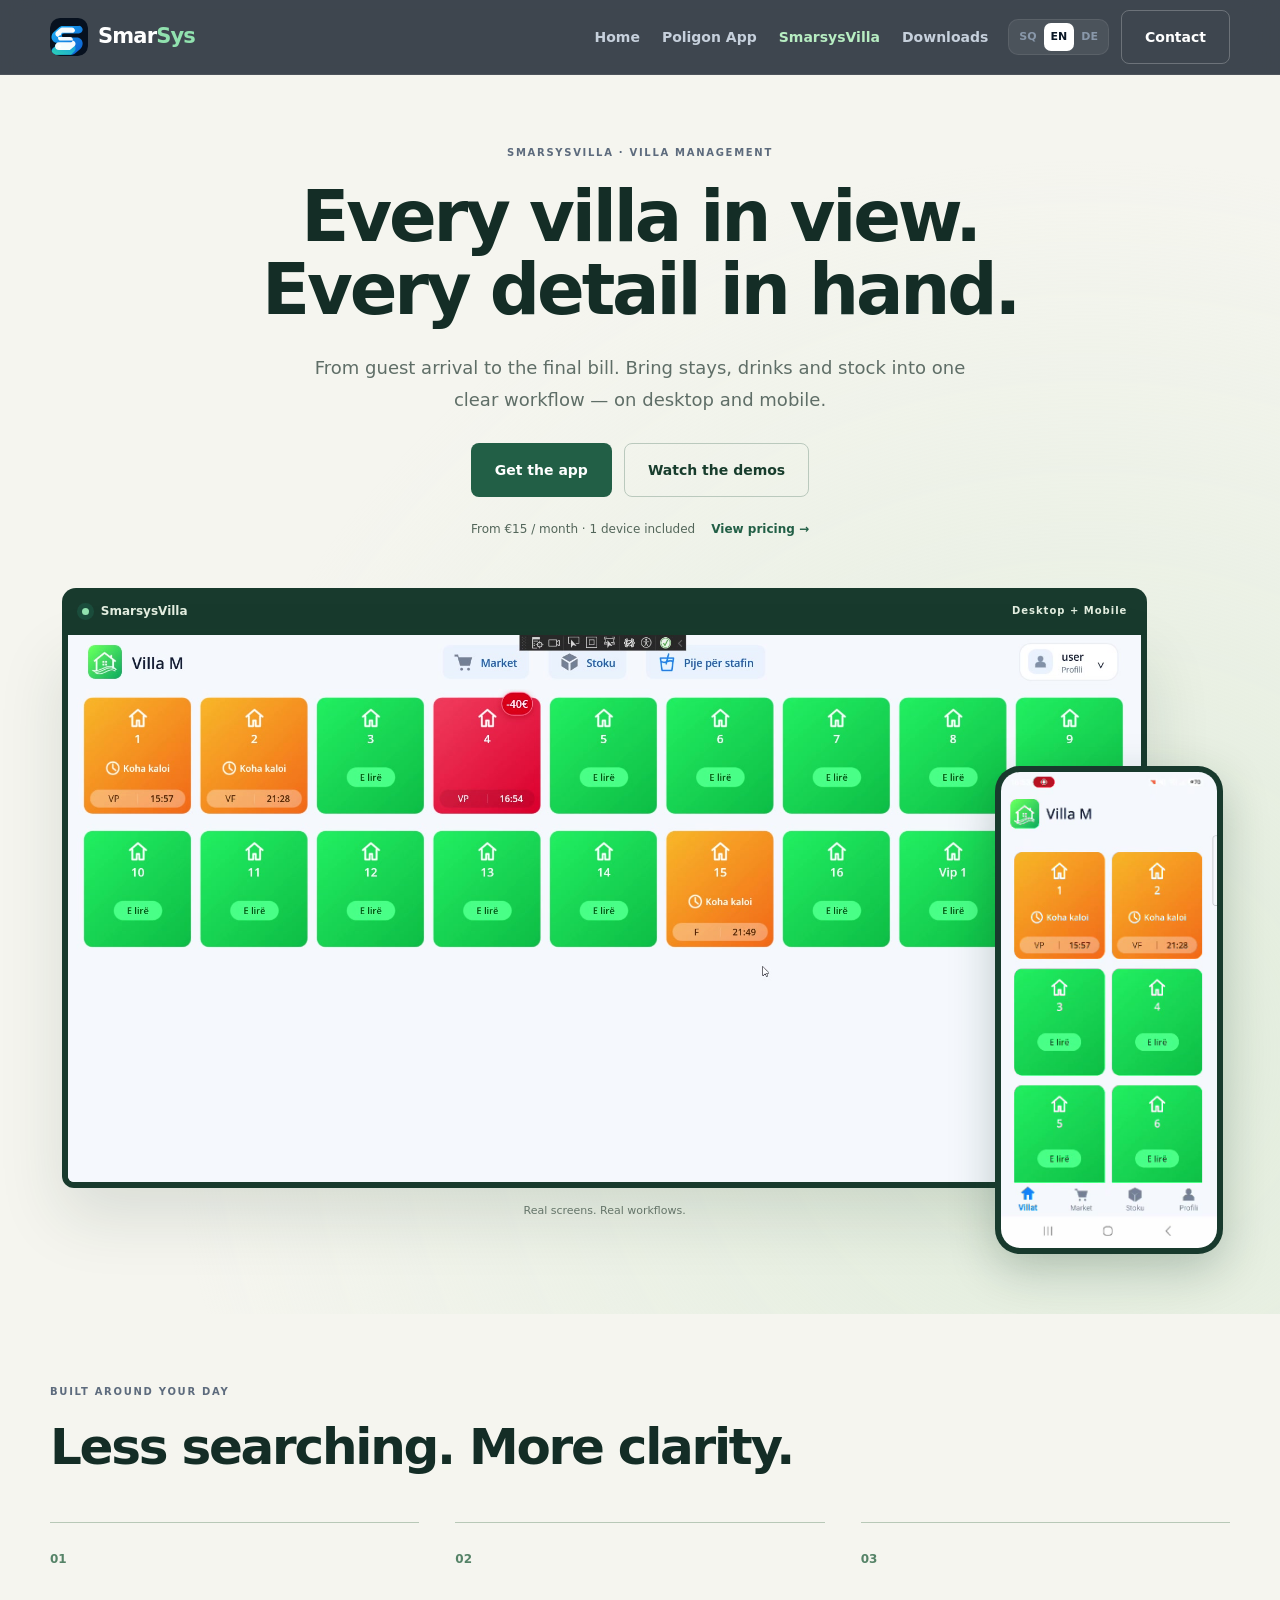
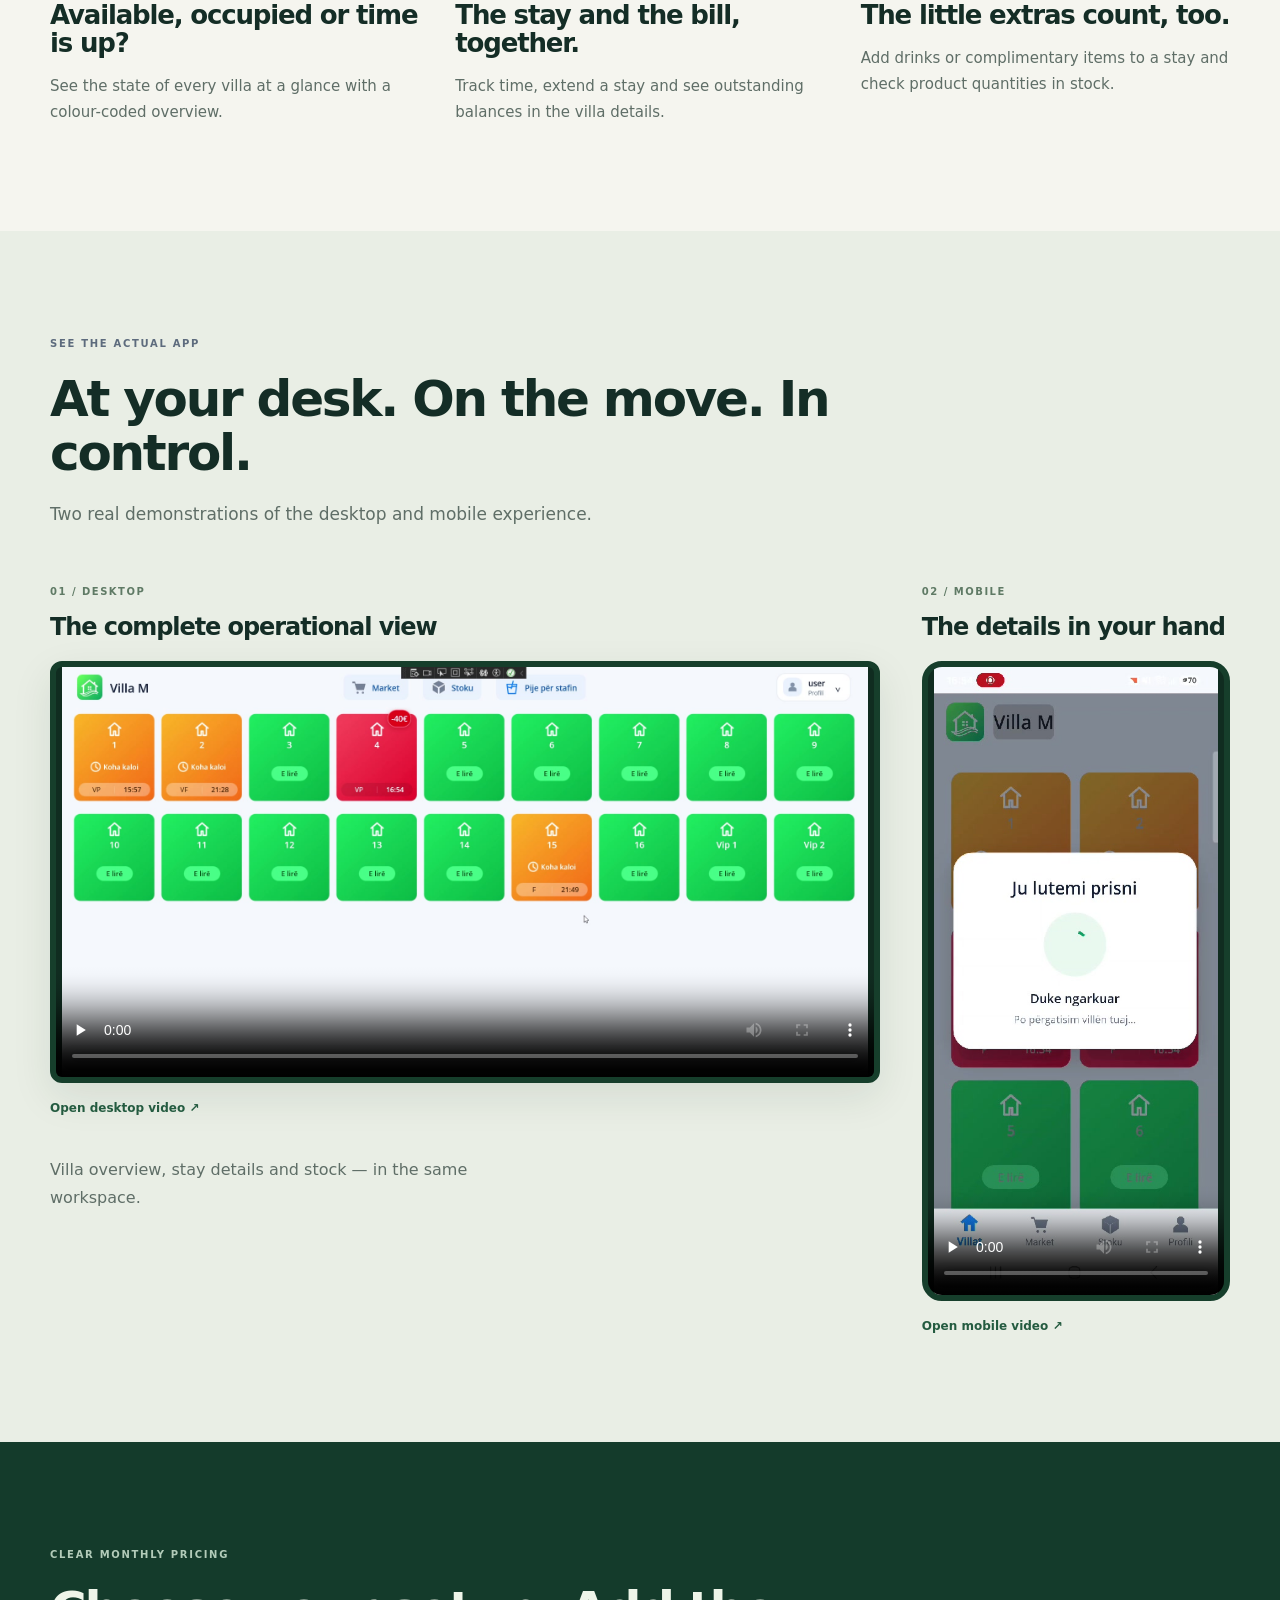
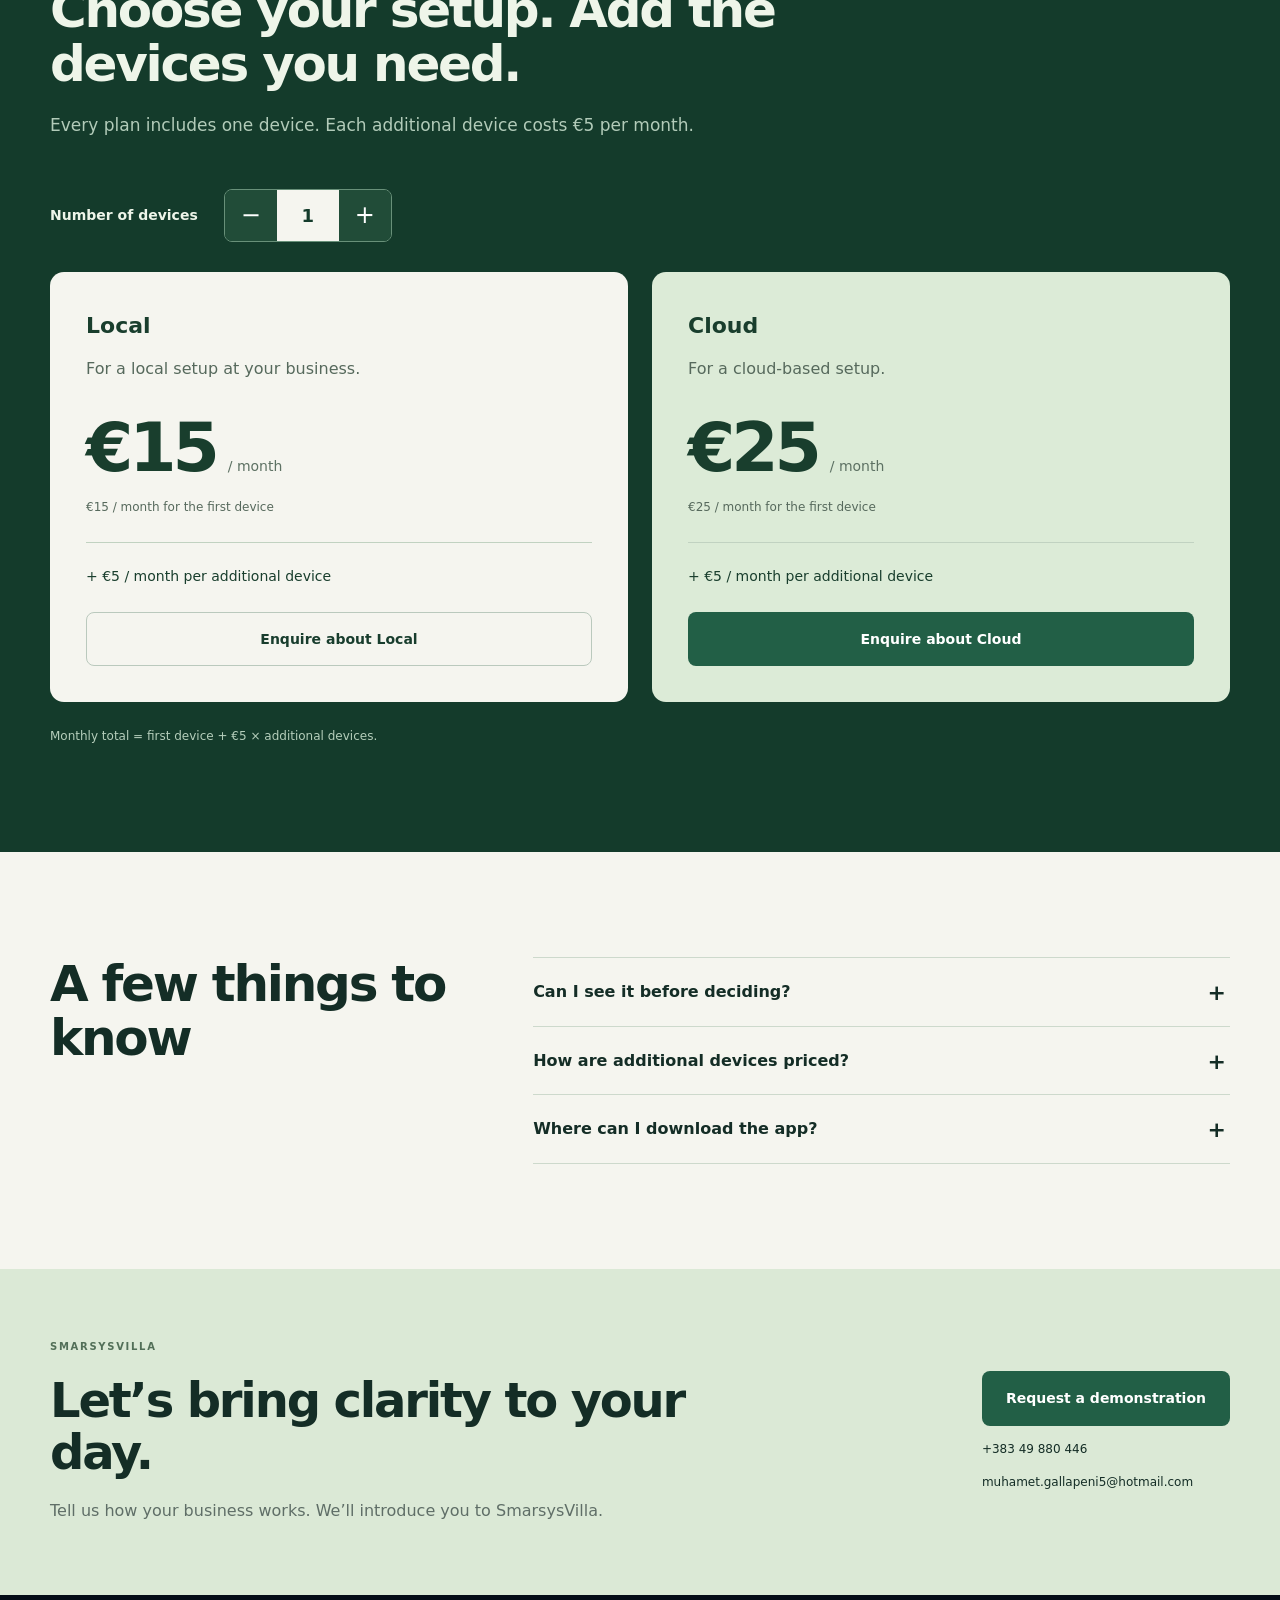
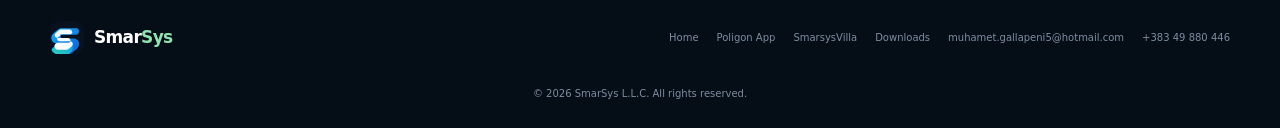
<file: villa.html>
<!doctype html>
<html lang="en">
<head>
  <meta charset="utf-8" />
  <meta name="viewport" content="width=device-width,initial-scale=1" />
  <meta name="theme-color" content="#07111f" />
  <meta name="description" content="Manage villas, stays, drinks and stock with SmarsysVilla. Watch desktop and mobile demos and explore local or cloud plans." />
  <meta property="og:title" content="SmarsysVilla | Menaxhim i villave nga €15/muaj" />
  <meta property="og:description" content="Manage villas, stays, drinks and stock with SmarsysVilla. Watch desktop and mobile demos and explore local or cloud plans." />
  <meta property="og:type" content="website" />
  <meta property="og:image" content="assets/villa/desktop.jpg" />
  <title>SmarsysVilla | Menaxhim i villave nga €15/muaj</title>
  <link rel="icon" href="assets/logo-mark.svg" type="image/svg+xml" />
  <link rel="stylesheet" href="assets/styles.css" />
  <link rel="stylesheet" href="assets/marketing.css" />
</head>
<body class="marketing-page">
  <a class="skip-link" href="#main">Skip to content</a>

  <header class="site-header" id="top">
    <div class="container nav-wrap">
      <a class="brand" href="index.html" aria-label="SmarSys home">
        <img src="assets/logo-mark.svg" alt="SmarSys logo" width="38" height="38" />
        <span>Smar<span class="brand-accent">Sys</span></span>
      </a>

      <nav class="desktop-nav" aria-label="Primary navigation"><a href="index.html" data-i18n="navHome">Home</a><a href="poligon.html">Poligon App</a><a href="villa.html" aria-current="page">SmarsysVilla</a><a href="downloads.html" data-i18n="downloadsNav">Downloads</a></nav>

      <div class="nav-actions">
        <div class="language-switcher" aria-label="Language selector">
          <button type="button" data-lang="sq">SQ</button>
          <button type="button" data-lang="en" class="active">EN</button>
          <button type="button" data-lang="de">DE</button>
        </div>
        <a class="btn btn-small btn-outline desktop-cta" href="#contact" data-i18n="navContact">Contact</a>
        <button class="menu-toggle" type="button" aria-label="Open menu" aria-expanded="false">
          <span></span><span></span>
        </button>
      </div>
    </div>

    <div class="mobile-menu" hidden><a href="index.html" data-i18n="navHome">Home</a><a href="poligon.html">Poligon App</a><a href="villa.html" aria-current="page">SmarsysVilla</a><a href="downloads.html" data-i18n="downloadsNav">Downloads</a><a href="#contact" data-i18n="navContact">Contact</a></div>
  </header>

  <main id="main"><section class="villa-intro"><div class="container"><div class="intro-copy"><div class="eyebrow light"><span data-i18n="villaEyebrow">SMARSYSVILLA · VILLA MANAGEMENT</span></div><h1 data-i18n="villaHeadline">Every villa in view. Every detail in hand.</h1><p data-i18n="villaLead">From guest arrival to the final bill. Bring stays, drinks and stock into one clear workflow — on desktop and mobile.</p><div class="hero-actions"><a class="btn btn-primary" href="downloads.html"><span data-i18n="villaGet">Get the app</span></a><a class="btn btn-paper" href="#demos"><span data-i18n="villaWatch">Watch the demos</span></a></div><div class="starting-price"><span data-i18n="villaStarting">From €15 / month · 1 device included</span><a href="#pricing" data-i18n="viewPrices">View pricing →</a></div></div><div class="villa-showcase"><div class="showcase-label"><span class="dot"></span>SmarsysVilla <span>Desktop + Mobile</span></div><div class="desktop-preview"><img src="assets/villa/desktop.jpg" width="1916" height="976" alt="SmarsysVilla desktop: villa status overview" fetchpriority="high" /></div><div class="mobile-preview"><img src="assets/villa/mobile-overview.jpg" width="464" height="1024" alt="SmarsysVilla mobile: villa status overview" /></div><div class="showcase-caption"><span data-i18n="realScreens">Real screens. Real workflows.</span></div></div></div></section><section class="section villa-features" id="features"><div class="container"><div class="section-heading"><div class="eyebrow light"><span data-i18n="dailyEyebrow">BUILT AROUND YOUR DAY</span></div><h2 data-i18n="dailyTitle">Less searching. More clarity.</h2></div><div class="benefit-grid"><article><span class="benefit-number">01</span><h3 data-i18n="benefitTitle0">Available, occupied or time is up?</h3><p data-i18n="benefitText0">See the state of every villa at a glance with a colour-coded overview.</p></article><article><span class="benefit-number">02</span><h3 data-i18n="benefitTitle1">The stay and the bill, together.</h3><p data-i18n="benefitText1">Track time, extend a stay and see outstanding balances in the villa details.</p></article><article><span class="benefit-number">03</span><h3 data-i18n="benefitTitle2">The little extras count, too.</h3><p data-i18n="benefitText2">Add drinks or complimentary items to a stay and check product quantities in stock.</p></article></div></div></section><section class="section villa-demos" id="demos"><div class="container"><div class="section-heading"><div class="eyebrow light"><span data-i18n="demoReal">SEE THE ACTUAL APP</span></div><h2 data-i18n="villaDemoTitle">At your desk. On the move. In control.</h2><p data-i18n="villaDemoLead">Two real demonstrations of the desktop and mobile experience.</p></div><div class="demo-layout"><article class="desktop-demo"><div class="demo-header"><span>01 / DESKTOP</span><h3 data-i18n="desktopDemoTitle">The complete operational view</h3></div><video controls playsinline preload="none" poster="assets/villa/desktop.jpg" aria-label="SmarsysVilla desktop demonstration"><source src="assets/video/villa-desktop.mp4" type="video/mp4" /><a href="assets/video/villa-desktop.mp4">MP4</a></video><a class="media-link" href="assets/video/villa-desktop.mp4"><span data-i18n="openDesktopVideo">Open desktop video ↗</span></a><div class="demo-summary"><p data-i18n="desktopSummary">Villa overview, stay details and stock — in the same workspace.</p></div></article><article class="mobile-demo"><div class="demo-header"><span>02 / MOBILE</span><h3 data-i18n="mobileDemoTitle">The details in your hand</h3></div><video controls playsinline preload="none" poster="assets/villa/mobile.jpg" aria-label="SmarsysVilla mobile demonstration"><source src="assets/video/villa-mobile.mp4" type="video/mp4" /><a href="assets/video/villa-mobile.mp4">MP4</a></video><a class="media-link" href="assets/video/villa-mobile.mp4"><span data-i18n="openMobileVideo">Open mobile video ↗</span></a></article></div></div></section><section class="section villa-pricing" id="pricing"><div class="container"><div class="section-heading"><div class="eyebrow"><span data-i18n="priceEyebrow">CLEAR MONTHLY PRICING</span></div><h2 data-i18n="priceTitle">Choose your setup. Add the devices you need.</h2><p data-i18n="priceLead">Every plan includes one device. Each additional device costs €5 per month.</p></div><div class="device-counter"><label for="device-count"><span data-i18n="deviceCount">Number of devices</span></label><div><button type="button" data-device-step="-1" aria-label="Decrease device count">−</button><input id="device-count" type="number" min="1" max="100" value="1" inputmode="numeric" /><button type="button" data-device-step="1" aria-label="Increase device count">+</button></div></div><div class="pricing-grid"><article class="price-card"><span class="plan-tag"><span data-i18n="localPlan">Local</span></span><p data-i18n="localDesc">For a local setup at your business.</p><div class="price"><output id="local-total" aria-live="polite">€15</output><span data-i18n="perMonth">/ month</span></div><p class="base-price"><span data-i18n="localBase">€15 / month for the first device</span></p><div class="plan-rule"><span data-i18n="extraPrice">+ €5 / month per additional device</span></div><a class="btn btn-paper" href="mailto:muhamet.gallapeni5@hotmail.com?subject=SmarsysVilla%20Local"><span data-i18n="chooseLocal">Enquire about Local</span></a></article><article class="price-card cloud-card"><span class="plan-tag">Cloud</span><p data-i18n="cloudDesc">For a cloud-based setup.</p><div class="price"><output id="cloud-total" aria-live="polite">€25</output><span data-i18n="perMonth">/ month</span></div><p class="base-price"><span data-i18n="cloudBase">€25 / month for the first device</span></p><div class="plan-rule" data-i18n="extraPrice">+ €5 / month per additional device</div><a class="btn btn-primary" href="mailto:muhamet.gallapeni5@hotmail.com?subject=SmarsysVilla%20Cloud"><span data-i18n="chooseCloud">Enquire about Cloud</span></a></article></div><p class="price-footnote"><span data-i18n="priceExplanation">Monthly total = first device + €5 × additional devices.</span></p></div></section><section class="section"><div class="container faq-layout"><h2 data-i18n="faqTitle">A few things to know</h2><div><details><summary><span data-i18n="faqQ0">Can I see it before deciding?</span></summary><p data-i18n="faqA0">Yes. Watch the demos above or contact us for a SmarsysVilla presentation.</p></details><details><summary><span data-i18n="faqQ1">How are additional devices priced?</span></summary><p data-i18n="faqA1">The first device is €15/month on Local or €25/month on Cloud. Each additional device adds €5/month. For example, 3 devices cost €25/month on Local or €35/month on Cloud.</p></details><details><summary><span data-i18n="faqQ2">Where can I download the app?</span></summary><p data-i18n="faqA2">The download page has choices for Android, iOS, Windows and Mac. Installation links are being prepared; for now, request access for your platform.</p></details></div></div></section><section class="villa-contact" id="contact"><div class="container"><div><div class="eyebrow">SMARSYSVILLA</div><h2 data-i18n="villaCta">Let’s bring clarity to your day.</h2><p data-i18n="villaCtaLead">Tell us how your business works. We’ll introduce you to SmarsysVilla.</p></div><div class="villa-contact-actions"><a class="btn btn-primary" href="mailto:muhamet.gallapeni5@hotmail.com?subject=SmarsysVilla%20Demo"><span data-i18n="villaRequestDemo">Request a demonstration</span></a><a href="tel:+38349880446">+383 49 880 446</a><a href="mailto:muhamet.gallapeni5@hotmail.com">muhamet.gallapeni5@hotmail.com</a></div></div></section></main>

  <footer>
    <div class="container footer-grid">
      <a class="brand footer-brand" href="index.html"><img src="assets/logo-mark.svg" alt="SmarSys logo" width="34" height="34" /><span>Smar<span class="brand-accent">Sys</span></span></a>
      <p><span>© <span id="year"></span> SmarSys L.L.C.</span> <span data-i18n="footerRights">All rights reserved.</span></p>
      <div class="footer-links"><a href="index.html" data-i18n="navHome">Home</a><a href="poligon.html">Poligon App</a><a href="villa.html" aria-current="page">SmarsysVilla</a><a href="downloads.html" data-i18n="downloadsNav">Downloads</a><a href="mailto:muhamet.gallapeni5@hotmail.com">muhamet.gallapeni5@hotmail.com</a><a href="tel:+38349880446">+383 49 880 446</a></div>
    </div>
  </footer>

  <script src="assets/marketing-content.js" defer></script>
  <script src="assets/app.js" defer></script>
  <script src="assets/marketing.js" defer></script>
</body>
</html>
</file>
<file: assets/styles.css>
:root{
  --bg:#f5f7fa;--surface:#fff;--ink:#0b1625;--muted:#667386;--line:#dfe5ec;
  --navy:#07111f;--navy-2:#0c1b2e;--accent:#33d0a5;--accent-2:#79f2cc;
  --shadow:0 24px 70px rgba(6,17,31,.16);--radius:24px;--container:1180px;
}
*{box-sizing:border-box}html{scroll-behavior:smooth}body{margin:0;font-family:Inter,ui-sans-serif,system-ui,-apple-system,BlinkMacSystemFont,"Segoe UI",sans-serif;background:var(--bg);color:var(--ink);line-height:1.6;-webkit-font-smoothing:antialiased}img,video{max-width:100%;display:block}a{color:inherit;text-decoration:none}button{font:inherit}.container{width:min(var(--container),calc(100% - 40px));margin-inline:auto}.skip-link{position:fixed;left:12px;top:-60px;background:#fff;padding:10px 14px;border-radius:10px;z-index:1000}.skip-link:focus{top:12px}.site-header{position:fixed;inset:0 0 auto;z-index:100;background:rgba(7,17,31,.77);backdrop-filter:blur(18px);border-bottom:1px solid rgba(255,255,255,.07)}.nav-wrap{height:74px;display:flex;align-items:center;justify-content:space-between;gap:24px}.brand{display:flex;align-items:center;gap:10px;color:#fff;font-weight:800;font-size:21px;letter-spacing:-.04em}.brand img{border-radius:10px}.brand-accent{color:var(--accent)}.desktop-nav{display:flex;gap:30px;margin-left:auto}.desktop-nav a{color:#c6d0dc;font-size:14px;font-weight:650;transition:.2s}.desktop-nav a:hover{color:#fff}.nav-actions{display:flex;align-items:center;gap:12px}.language-switcher{display:flex;padding:3px;background:rgba(255,255,255,.07);border:1px solid rgba(255,255,255,.08);border-radius:10px}.language-switcher button{border:0;background:transparent;color:#8998aa;font-size:11px;font-weight:800;padding:5px 7px;border-radius:7px;cursor:pointer}.language-switcher button.active{background:#fff;color:#0a1726}.btn{display:inline-flex;align-items:center;justify-content:center;gap:10px;border-radius:12px;padding:13px 19px;font-size:14px;font-weight:800;transition:.25s;border:1px solid transparent}.btn:hover{transform:translateY(-2px)}.btn-small{padding:9px 14px}.btn-outline{border-color:rgba(255,255,255,.24);color:#fff}.btn-primary{background:var(--accent);color:#05221b;box-shadow:0 12px 30px rgba(51,208,165,.21)}.btn-ghost{border-color:rgba(255,255,255,.2);color:#fff}.btn-light{background:#fff;color:#081423}.menu-toggle{display:none;background:transparent;border:0;width:40px;height:40px;padding:9px;cursor:pointer}.menu-toggle span{display:block;height:2px;background:#fff;margin:6px 0}.mobile-menu{background:#0a1727;padding:8px 20px 18px;border-top:1px solid rgba(255,255,255,.08)}.mobile-menu a{display:block;color:#dbe3eb;padding:11px 0;border-bottom:1px solid rgba(255,255,255,.06)}
.section-dark{background:var(--navy);color:#fff}.hero{min-height:760px;padding:150px 0 95px;position:relative;overflow:hidden}.hero:before{content:"";position:absolute;inset:0;background-image:linear-gradient(rgba(255,255,255,.025) 1px,transparent 1px),linear-gradient(90deg,rgba(255,255,255,.025) 1px,transparent 1px);background-size:44px 44px;mask-image:linear-gradient(to bottom,black,transparent 90%)}.hero-glow{position:absolute;border-radius:50%;filter:blur(80px);opacity:.2}.hero-glow-one{width:420px;height:420px;background:#2ce3b1;right:-140px;top:180px}.hero-glow-two{width:280px;height:280px;background:#1661ff;left:-160px;top:210px}.hero-grid{position:relative;display:grid;grid-template-columns:.95fr 1.2fr;gap:68px;align-items:center}.eyebrow{display:flex;align-items:center;gap:9px;color:#a9b8c8;text-transform:uppercase;letter-spacing:.16em;font-size:11px;font-weight:800;margin-bottom:20px}.eyebrow.light{color:#5d6b7d}.dot{width:7px;height:7px;background:var(--accent);border-radius:50%;box-shadow:0 0 0 5px rgba(51,208,165,.12)}.hero h1{font-size:clamp(44px,5.7vw,74px);line-height:1.02;letter-spacing:-.055em;margin:0 0 26px;max-width:720px}.gradient-text{background:linear-gradient(100deg,#fff 0%,#8df7d8 60%,#54ddba 100%);-webkit-background-clip:text;color:transparent}.hero-lead{font-size:18px;color:#aab7c5;max-width:620px;margin:0 0 32px}.hero-actions{display:flex;gap:12px;flex-wrap:wrap}.hero-meta{display:flex;gap:24px;flex-wrap:wrap;margin-top:30px;color:#8fa0b2;font-size:12px}.hero-meta span{display:flex;gap:7px;align-items:center}.hero-meta i{font-style:normal;color:var(--accent)}.hero-product{position:relative;padding:35px 0}.product-window{background:#fff;border:1px solid rgba(255,255,255,.15);border-radius:18px;overflow:hidden;box-shadow:0 40px 100px rgba(0,0,0,.45);transform:perspective(1200px) rotateY(-3deg) rotateX(1deg)}.window-bar{height:42px;background:#eaf0f5;display:flex;align-items:center;padding:0 14px;color:#657487;font-size:11px;font-weight:700;position:relative}.window-dots{display:flex;gap:5px;margin-right:auto}.window-dots span{width:8px;height:8px;border-radius:50%;background:#b8c2cd}.window-status{margin-left:auto;display:flex;align-items:center;gap:5px}.window-status i{width:6px;height:6px;border-radius:50%;background:#33c97c}.product-window img{aspect-ratio:16/9;object-fit:cover}.floating-card{position:absolute;background:rgba(10,24,40,.94);border:1px solid rgba(255,255,255,.13);box-shadow:0 18px 45px rgba(0,0,0,.28);backdrop-filter:blur(15px);border-radius:14px;padding:12px 14px;color:#fff;display:flex;align-items:center;gap:11px}.floating-card strong{display:block;font-size:12px}.floating-card small{display:block;color:#8fa0b2;font-size:10px;margin-top:2px}.nfc-card{right:-18px;bottom:5px}.speed-card{left:-28px;top:7px}.feature-icon.mini{width:28px;height:28px;border-radius:8px;font-size:12px}.pulse{width:7px;height:7px;border-radius:50%;background:var(--accent);box-shadow:0 0 0 6px rgba(51,208,165,.12)}.speed-number{font-size:26px;font-weight:900;color:var(--accent);letter-spacing:-.07em}.proof-strip{background:#0b1829;color:#fff;border-top:1px solid rgba(255,255,255,.06)}.proof-grid{display:grid;grid-template-columns:repeat(3,1fr)}.proof-grid>div{padding:27px 28px;border-right:1px solid rgba(255,255,255,.07)}.proof-grid>div:first-child{padding-left:0}.proof-grid>div:last-child{border-right:0}.proof-grid strong{display:block;font-size:13px}.proof-grid span{display:block;color:#7f90a3;font-size:11px;margin-top:3px}
.section{padding:105px 0}.split-heading{display:grid;grid-template-columns:1.1fr .75fr;gap:80px;align-items:end;margin-bottom:48px}.split-heading h2,.center-heading h2,.nfc-copy h2,.company-copy h2{font-size:clamp(34px,4.2vw,56px);line-height:1.07;letter-spacing:-.045em;margin:0}.split-heading>p,.section-lead,.company-copy>p{color:var(--muted);font-size:16px;margin:0}.product-story{display:grid;grid-template-columns:1fr 1fr;gap:20px}.story-card{background:#fff;border:1px solid var(--line);border-radius:var(--radius);overflow:hidden;box-shadow:0 12px 34px rgba(25,40,58,.06)}.story-large{grid-column:1/-1;display:grid;grid-template-columns:.7fr 1.3fr;align-items:center}.story-copy{padding:32px}.story-card h3{font-size:22px;margin:8px 0 10px;letter-spacing:-.025em}.story-card p{color:var(--muted);margin:0;font-size:14px}.story-card img{width:100%;aspect-ratio:16/9;object-fit:cover;border-top:1px solid var(--line)}.story-large img{height:100%;border-left:1px solid var(--line);border-top:0}.step-number{font-size:12px;color:#2d987d;font-weight:900;letter-spacing:.12em}
.nfc-section{background:#edf3f3;overflow:hidden}.nfc-grid{display:grid;grid-template-columns:1fr 1fr;gap:100px;align-items:center}.phone-scene{position:relative;min-height:530px;display:flex;align-items:center;justify-content:center}.phone{width:252px;background:#07111f;border-radius:38px;padding:10px;box-shadow:0 28px 80px rgba(8,23,36,.23);border:1px solid #29394c}.phone-screen{height:500px;background:linear-gradient(165deg,#101f31,#081321);border-radius:30px;color:#fff;padding:18px;display:flex;flex-direction:column;align-items:center;position:relative}.phone-speaker{position:absolute;z-index:2;width:72px;height:20px;background:#07111f;border-radius:0 0 14px 14px;top:10px}.phone-top{width:100%;display:flex;justify-content:space-between;font-size:8px;color:#8393a5}.nfc-wave{width:145px;height:180px;position:relative;margin:48px 0 16px;display:flex;align-items:center;justify-content:center}.nfc-wave>span{position:absolute;border:1px solid rgba(51,208,165,.28);border-radius:50%}.nfc-wave>span:nth-child(1){width:170px;height:170px}.nfc-wave>span:nth-child(2){width:125px;height:125px}.nfc-wave>span:nth-child(3){width:86px;height:86px}.id-mini{width:120px;height:76px;border-radius:9px;background:#e9edf2;color:#142235;display:grid;grid-template-columns:36px 1fr;gap:9px;padding:9px;box-shadow:0 10px 30px rgba(0,0,0,.3);z-index:2;transform:rotate(-6deg)}.id-photo{background:linear-gradient(#9aa9ba,#cad3dc);border-radius:5px}.id-mini b{display:block;font-size:9px}.id-mini i{display:block;height:3px;background:#a9b5c2;margin-top:5px;border-radius:3px}.phone-screen>strong{font-size:16px}.phone-screen>small{color:#94a4b5;margin-top:4px}.phone-success{position:absolute;bottom:24px;left:18px;right:18px;background:rgba(51,208,165,.12);border:1px solid rgba(51,208,165,.22);padding:10px 12px;border-radius:10px;display:flex;align-items:center;gap:9px;font-size:10px;color:#bdfae8}.phone-success>span:first-child{background:var(--accent);color:#042019;width:20px;height:20px;border-radius:50%;display:grid;place-items:center;font-weight:900}.connection-line{position:absolute;width:220px;height:1px;background:linear-gradient(90deg,var(--accent),transparent);left:54%;top:49%}.connection-line span{position:absolute;width:7px;height:7px;background:var(--accent);border-radius:50%;left:30%;top:-3px;box-shadow:0 0 0 8px rgba(51,208,165,.13)}.desktop-chip{position:absolute;right:0;bottom:70px;background:#fff;border:1px solid #dbe3e8;box-shadow:var(--shadow);border-radius:16px;padding:14px 18px;display:flex;align-items:center;gap:10px;min-width:230px}.desktop-chip img{width:34px;height:34px}.desktop-chip strong{display:block;font-size:12px}.desktop-chip small{display:block;font-size:10px;color:var(--muted);margin-top:2px}.nfc-copy .section-lead{margin:22px 0 32px}.feature-list{display:grid;gap:20px}.feature-list>div{display:grid;grid-template-columns:34px 1fr;gap:13px}.feature-check{width:30px;height:30px;display:grid;place-items:center;border-radius:9px;background:#d8f7ed;color:#0b6a55;font-weight:900}.feature-list strong{font-size:14px}.feature-list p{font-size:13px;color:var(--muted);margin:3px 0 0}
.feature-section{background:#fff}.center-heading{text-align:center;max-width:750px;margin:0 auto 48px}.center-heading .eyebrow{justify-content:center}.center-heading p{color:var(--muted);margin:16px auto 0;max-width:610px}.features-grid{display:grid;grid-template-columns:repeat(3,1fr);gap:16px}.feature-card{padding:28px;border:1px solid var(--line);border-radius:20px;background:#fbfcfd;transition:.25s}.feature-card:hover{transform:translateY(-4px);box-shadow:0 18px 45px rgba(14,29,48,.08)}.feature-icon{width:42px;height:42px;display:grid;place-items:center;background:#e2f8f2;color:#0b8066;border-radius:12px;font-weight:900}.feature-card h3{font-size:16px;margin:18px 0 8px}.feature-card p{margin:0;color:var(--muted);font-size:13px}
.demo-section{background:#f3f6f9}.video-shell{position:relative;background:#07111f;border-radius:25px;padding:12px;box-shadow:0 25px 70px rgba(12,25,40,.18)}.video-shell video{width:100%;border-radius:16px;background:#000;aspect-ratio:16/9}.video-label{position:absolute;left:28px;top:28px;background:rgba(5,14,25,.8);color:#d6e1eb;padding:7px 10px;border-radius:8px;font-size:10px;font-weight:700;backdrop-filter:blur(10px);display:flex;align-items:center;gap:7px}.live-dot{width:6px;height:6px;background:var(--accent);border-radius:50%}
.company-section{background:#07111f;color:#fff}.company-grid{display:grid;grid-template-columns:1fr .9fr;gap:100px;align-items:center}.company-copy>p{color:#91a0b1;margin:22px 0 28px;max-width:570px}.text-link{display:inline-flex;gap:10px;color:var(--accent);font-weight:800;font-size:13px}.company-panel{background:linear-gradient(140deg,#0d1d30,#0a1728);border:1px solid rgba(255,255,255,.08);border-radius:24px;padding:28px;display:grid;grid-template-columns:1fr 1fr;gap:14px}.company-mark{grid-column:1/-1;display:flex;align-items:center;gap:12px;padding-bottom:24px;border-bottom:1px solid rgba(255,255,255,.07);font-size:20px;font-weight:900}.company-mark img{width:40px}.company-mark .company-full-logo{width:min(100%,260px);height:auto}.company-stat{background:rgba(255,255,255,.035);padding:20px;border-radius:15px}.company-stat span{font-size:34px;font-weight:900;color:var(--accent);letter-spacing:-.05em}.company-stat p{margin:2px 0 0;color:#8fa0b2;font-size:11px}.company-domain{grid-column:1/-1;background:#fff;color:#0a1726;padding:13px 16px;border-radius:13px;font-size:13px;font-weight:900;letter-spacing:.08em;text-align:center}.cta-section{background:#07111f;padding:0 0 85px}.cta-box{background:var(--accent);border-radius:26px;padding:45px 50px;display:flex;justify-content:space-between;align-items:center;gap:50px;box-shadow:0 25px 70px rgba(0,0,0,.17)}.cta-kicker{text-transform:uppercase;font-size:10px;font-weight:900;letter-spacing:.14em;color:#0c6c58}.cta-box h2{font-size:clamp(30px,4vw,48px);letter-spacing:-.045em;line-height:1.05;margin:8px 0 11px;max-width:690px}.cta-box p{margin:0;color:#165c4e}.cta-actions{display:flex;flex-direction:column;gap:9px;align-items:center;flex:0 0 auto}.cta-actions small{font-size:10px;color:#145849}footer{background:#050d17;color:#7d8da0;padding:26px 0}.footer-grid{display:grid;grid-template-columns:1fr auto 1fr;align-items:center;gap:30px}.footer-grid p{font-size:10px;text-align:center}.footer-brand{font-size:17px}.footer-links{display:flex;gap:18px;justify-content:flex-end;font-size:10px}.footer-links a:hover{color:#fff}
.reveal{opacity:0;transform:translateY(18px);transition:opacity .65s ease,transform .65s ease}.reveal.in-view{opacity:1;transform:none}.reveal-delay{transition-delay:.12s}

.trusted-section{background:#f7fafc;padding:18px 0 0}.trusted-box{background:#fff;border:1px solid var(--line);box-shadow:0 14px 40px rgba(14,29,48,.06);border-radius:24px;padding:26px 30px;display:flex;align-items:center;justify-content:space-between;gap:24px}.trusted-box h2{font-size:clamp(28px,3vw,40px);letter-spacing:-.04em;margin:0 0 8px}.trusted-box p{margin:0;color:var(--muted);max-width:720px}.client-badge{display:flex;flex-direction:column;align-items:flex-start;background:linear-gradient(135deg,#07111f,#123158);color:#fff;padding:20px 24px;border-radius:18px;min-width:250px;box-shadow:0 18px 38px rgba(8,23,36,.18)}.client-badge strong{font-size:22px;letter-spacing:-.02em}.client-badge span{color:#b9d4f2;font-size:13px;margin-top:4px}
.mini-list{margin:18px 0 0;padding-left:18px;color:var(--muted)}.mini-list li{margin:8px 0}.story-media-duo{display:grid;grid-template-columns:1.15fr .85fr;height:100%;border-left:1px solid var(--line);background:#f8fbfd}.duo-shot,.duo-device{display:flex;flex-direction:column;justify-content:center;align-items:center;min-height:100%}.duo-shot{border-right:1px solid var(--line);background:#fff}.duo-shot img{width:100%;height:100%;object-fit:contain;background:#fff}.duo-device{padding:18px;background:linear-gradient(180deg,#f8fbfd 0%,#eef4f8 100%)}.duo-device img{max-width:100%;height:auto;border-radius:18px;box-shadow:0 14px 34px rgba(14,29,48,.08)}.duo-device-caption{padding-top:14px;text-align:center}.duo-device-caption strong{display:block;font-size:16px;letter-spacing:-.02em;color:var(--ink)}.duo-device-caption small{display:block;margin-top:4px;color:var(--muted);font-size:12px}.signature-story .story-copy{padding-right:28px}
.contact-channels{display:grid;grid-template-columns:1fr 1fr;gap:10px;width:100%;margin-top:8px}.contact-pill{display:flex;align-items:center;gap:12px;background:rgba(255,255,255,.28);border:1px solid rgba(7,17,31,.08);border-radius:14px;padding:12px 14px;min-width:0}.contact-pill b{display:block;font-size:13px;color:#092033}.contact-pill small{display:block;font-size:11px;color:#144a40}.contact-icon{width:34px;height:34px;border-radius:12px;display:grid;place-items:center;font-weight:900;color:#fff;flex:0 0 34px}.contact-pill.email .contact-icon{background:#0ea5e9}.contact-pill.phone .contact-icon{background:#2563eb}.contact-pill.whatsapp .contact-icon{background:#22c55e}.contact-pill.viber .contact-icon{background:#7c3aed}
@media(max-width:980px){.desktop-nav,.desktop-cta{display:none}.menu-toggle{display:block}.hero{padding-top:125px}.hero-grid,.nfc-grid,.company-grid,.story-media-duo{grid-template-columns:1fr;gap:55px}.hero-product{max-width:760px}.split-heading{grid-template-columns:1fr;gap:18px}.story-large{display:block}.story-large img{border-left:0;border-top:1px solid var(--line)}.nfc-grid{gap:30px}.features-grid{grid-template-columns:repeat(2,1fr)}.company-panel{max-width:580px}.cta-box{align-items:flex-start}.proof-grid{grid-template-columns:1fr 1fr 1fr}.trusted-box{flex-direction:column;align-items:flex-start}.client-badge{min-width:0;width:100%}.contact-channels{grid-template-columns:1fr}.story-media-duo{gap:0}.duo-shot,.duo-device{min-height:auto}.duo-shot{border-right:0;border-bottom:1px solid var(--line)}}
@media(max-width:700px){.container{width:min(100% - 28px,var(--container))}.site-header .container{width:calc(100% - 24px)}.nav-wrap{height:66px}.brand{font-size:18px}.brand img{width:32px}.language-switcher button{padding:5px}.hero{min-height:auto;padding:112px 0 72px}.hero-grid{gap:42px}.hero h1{font-size:46px}.hero-lead{font-size:16px}.hero-actions .btn{width:100%}.hero-meta{gap:12px}.hero-meta>span{width:100%}.product-window{transform:none}.floating-card{display:none}.proof-grid{grid-template-columns:1fr}.proof-grid>div{padding:18px 0;border-right:0;border-bottom:1px solid rgba(255,255,255,.07)}.proof-grid>div:last-child{border-bottom:0}.section{padding:78px 0}.split-heading{margin-bottom:32px}.product-story{grid-template-columns:1fr}.story-large{grid-column:auto}.story-copy{padding:24px}.nfc-grid{grid-template-columns:1fr}.phone-scene{min-height:500px;transform:scale(.9);margin:-30px}.desktop-chip{right:-10px}.features-grid{grid-template-columns:1fr}.video-shell{padding:6px;border-radius:18px}.video-shell video{border-radius:13px}.video-label{left:15px;top:15px}.company-grid{gap:45px}.company-panel{grid-template-columns:1fr 1fr;padding:20px}.cta-section{padding-bottom:55px}.cta-box{padding:31px 24px;flex-direction:column;gap:27px}.cta-actions{width:100%;align-items:stretch}.cta-actions .btn{width:100%}.cta-actions small{text-align:center}.footer-grid{grid-template-columns:1fr;text-align:center}.footer-brand{justify-content:center}.footer-links{justify-content:center;flex-wrap:wrap}.footer-grid p{order:3}.center-heading{text-align:left}.center-heading .eyebrow{justify-content:flex-start}.trusted-box{padding:22px 18px}.contact-pill{padding:11px 12px}.story-media-duo{border-left:0}.duo-device{padding:14px}.duo-device-caption{padding-top:10px}}
@media(prefers-reduced-motion:reduce){html{scroll-behavior:auto}.reveal{opacity:1;transform:none;transition:none}.btn,.feature-card{transition:none}}

.cta-actions small a{color:inherit;text-decoration:underline}.footer-links a[href^="tel:"]{white-space:nowrap}

.product-catalog{display:grid;grid-template-columns:repeat(2,minmax(0,1fr));gap:28px}.catalog-card{border:1px solid var(--line);border-radius:24px;overflow:hidden;background:#fff;display:flex;flex-direction:column}.catalog-image{display:block;aspect-ratio:16/10;background:#101c2d;overflow:hidden}.catalog-image img{width:100%;height:100%;object-fit:cover;object-position:top}.catalog-copy{padding:32px;display:flex;flex-direction:column;align-items:flex-start;gap:20px;flex:1}.catalog-copy h2{font-size:32px;margin:0}.catalog-copy p{margin:0;line-height:1.7;color:#526174}.catalog-copy .btn{margin-top:auto}.villa-art{aspect-ratio:16/10;background:linear-gradient(135deg,#0c2633,#163e43);display:flex;flex-direction:column;align-items:center;justify-content:center;color:#b5edcc;font-size:24px;gap:12px}.villa-symbol{font-size:110px;line-height:1}.id-video{max-width:600px;margin:auto}.id-video video{width:100%;max-height:75vh;object-fit:contain;background:#07111f}.video-note{text-align:center;color:#526174;margin-top:20px}.video-label{pointer-events:none}.villa-hero{min-height:65vh}.hero>.container{position:relative}.hero>.container h1{max-width:900px}@media(max-width:700px){.product-catalog{grid-template-columns:1fr}.catalog-copy{padding:24px}.villa-hero h1{font-size:clamp(32px,9vw,46px)}}
</file>
<file: assets/marketing.css>
.marketing-page{--bg:#f5f5ef;--ink:#142d26;--muted:#5f6e67;--accent:#91e2af;--line:#dce2d8;background:var(--bg)}
.marketing-page h1,.marketing-page h2,.marketing-page h3{letter-spacing:-.045em;line-height:1.08}.marketing-page p{line-height:1.75}.marketing-page .btn{border-radius:8px;padding:15px 23px}.marketing-page .btn-primary{background:#225f46;color:#fff;box-shadow:none}.marketing-page .btn-primary:hover{background:#174a35}.marketing-page .btn-paper{color:#183d2d;border:1px solid #bac9bd;background:transparent}.marketing-page .section-heading{max-width:800px;margin-bottom:48px}.section-heading h2,.faq-layout>h2{font-size:clamp(32px,4vw,50px);margin:0 0 20px}.section-heading>p{color:var(--muted);max-width:680px;font-size:17px;margin:0}.marketing-page .eyebrow{font-size:10px;letter-spacing:.17em}.marketing-page a:focus-visible,.marketing-page button:focus-visible,.marketing-page summary:focus-visible,.marketing-page input:focus-visible{outline:3px solid #ce9b42;outline-offset:5px}.marketing-page section[id]{scroll-margin-top:100px}.villa-intro{padding:145px 0 60px;overflow:hidden;background:radial-gradient(ellipse at 85% 80%,#e0ecdb 0,transparent 60%),#f5f5ef}.intro-copy{max-width:820px;margin:auto;text-align:center}.intro-copy .eyebrow{justify-content:center}.intro-copy h1{font-size:clamp(44px,5.5vw,76px);margin:0 0 26px;line-height:1.03}.intro-copy>p{font-size:18px;color:var(--muted);max-width:660px;margin:0 auto 28px}.intro-copy .hero-actions{justify-content:center}.starting-price{display:flex;justify-content:center;gap:16px;flex-wrap:wrap;font-size:12px;margin:23px 0 48px;color:#53665a}.starting-price a{font-weight:700;color:#225f46}.villa-showcase{position:relative;width:92%;margin:0 0 0 1%;padding-bottom:35px}.showcase-label{display:flex;gap:12px;align-items:center;font-size:12px;font-weight:700;background:#183a2d;color:#e2eddf;padding:14px 20px;border-radius:14px 14px 0 0}.showcase-label>span:last-child{margin-left:auto;font-size:10px;letter-spacing:.1em}.desktop-preview{border:6px solid #183a2d;border-top:0;border-radius:0 0 12px 12px;overflow:hidden;box-shadow:0 28px 65px #173a2920}.desktop-preview img{width:100%;height:auto}.mobile-preview{position:absolute;width:21%;right:-7%;bottom:0;padding:6px;background:#183a2d;border-radius:25px;box-shadow:0 15px 45px #143d2940;overflow:hidden}.mobile-preview img{border-radius:19px;width:100%;height:auto}.showcase-caption{font-size:11px;color:#65756a;margin-top:14px;text-align:center}.benefit-grid{display:grid;grid-template-columns:repeat(3,1fr);gap:36px}.benefit-grid article{border-top:1px solid #b8c8b7;padding-top:22px}.benefit-number{color:#558367;font-size:12px;font-weight:800}.benefit-grid h3{font-size:26px;margin:30px 0 16px}.benefit-grid p{color:var(--muted);font-size:15px;margin:0}.villa-features{padding-top:70px}.villa-demos{background:#e9eee5}.demo-layout{display:grid;grid-template-columns:minmax(0,1.75fr) minmax(0,.65fr);gap:42px;align-items:start}.demo-header{margin-bottom:20px}.demo-header>span{font-size:10px;letter-spacing:.15em;color:#5f7a65;font-weight:800}.demo-header h3{font-size:24px;margin:12px 0}.desktop-demo video{width:100%;aspect-ratio:1916/976;background:#102c20;border-radius:12px;border:6px solid #163e2b;box-shadow:0 14px 40px #12312518}.mobile-demo video{width:100%;max-height:640px;aspect-ratio:464/1024;background:#102c20;border-radius:20px;border:6px solid #163e2b;object-fit:contain}.media-link{display:inline-block;font-size:12px;font-weight:700;color:#245b40;margin-top:16px}.demo-summary{padding:20px 0;max-width:500px;color:var(--muted);font-size:16px}.villa-pricing{background:#143b2b;color:#eef5e9}.villa-pricing .section-heading>p,.villa-pricing .eyebrow{color:#b2cbb9}.device-counter{display:flex;align-items:center;gap:26px;margin-bottom:30px}.device-counter label{font-weight:650;font-size:14px}.device-counter>div{display:flex;border:1px solid #689079;border-radius:8px;overflow:hidden}.device-counter button{border:0;background:#214c38;color:white;cursor:pointer;padding:6px 16px;font-size:24px}.device-counter input{width:62px;background:#f5f5ef;color:#143b2b;border:0;text-align:center;font:700 18px inherit;-moz-appearance:textfield}.device-counter input::-webkit-inner-spin-button{appearance:none}.pricing-grid{display:grid;grid-template-columns:1fr 1fr;gap:24px}.price-card{background:#f5f5ef;color:#193e2d;padding:36px;border-radius:14px}.cloud-card{background:#dcebd7}.plan-tag{font-size:22px;font-weight:750}.price-card>p{color:#56695c;margin:12px 0}.price{display:flex;gap:12px;align-items:baseline;margin-top:28px}.price output{font-size:68px;font-weight:650;letter-spacing:-.06em;line-height:1.1}.price>span{color:#5d7163;font-size:14px}.price-card p.base-price{font-size:12px}.plan-rule{border-top:1px solid #c1d2c1;padding-top:22px;margin:24px 0;font-size:14px}.price-card .btn{width:100%}.price-footnote{font-size:12px;color:#b5cebb;margin:24px 0 0}.faq-layout{display:grid;grid-template-columns:.75fr 1.25fr;gap:65px}.faq-layout details{border-bottom:1px solid #cdd9cc;padding:21px 0}.faq-layout details:first-child{border-top:1px solid #cdd9cc}.faq-layout summary{font-weight:650;cursor:pointer;list-style:none;padding-right:30px;position:relative}.faq-layout summary:after{content:'+';position:absolute;right:4px;font-size:22px;top:-4px}.faq-layout details[open] summary:after{content:'−'}.faq-layout details p{font-size:14px;color:var(--muted);margin-bottom:0}.villa-contact{background:#dbe9d6;padding:70px 0}.villa-contact>.container{display:flex;align-items:center;justify-content:space-between;gap:60px}.villa-contact .eyebrow{color:#526f58}.villa-contact h2{font-size:clamp(32px,4vw,48px);max-width:650px;margin:0 0 18px}.villa-contact p{color:var(--muted);max-width:600px;margin:0}.villa-contact-actions{display:flex;flex-direction:column;gap:14px;flex-shrink:0;font-size:12px;align-items:flex-start}.company-intro{padding:160px 0 90px;background:#112d24;color:#eef4e8;position:relative;overflow:hidden}.company-intro:after{content:'';position:absolute;width:440px;height:440px;border:1px solid #91e2af20;border-radius:50%;right:-150px;top:170px;box-shadow:0 0 0 80px #91e2af05,0 0 0 160px #91e2af04;pointer-events:none}.company-intro>.container{position:relative;z-index:1}.company-intro h1{font-size:clamp(44px,6vw,78px);max-width:900px;margin:0 0 28px}.company-intro p{font-size:19px;max-width:650px;color:#b7c9bc;margin:0 0 32px}.company-intro .btn{background:#a9e2ad;color:#133d29}.company-intro-note{margin-top:60px;padding-top:25px;border-top:1px solid #8bb69d30;letter-spacing:.06em;font-size:12px;color:#a6c3b1}.company-intro-note span{margin:0 20px;color:#659279}.marketing-page .catalog-card{border-radius:14px;background:#fdfdf9}.marketing-page .catalog-copy h2{font-size:34px}.marketing-page .catalog-image{aspect-ratio:16/9;display:flex;align-items:center;background:#e4eadf;padding:22px}.marketing-page .catalog-image img{height:auto;object-fit:contain;border-radius:6px;box-shadow:0 10px 30px #173a2920}.marketing-page .catalog-copy .media-link{margin:0}.download-section{padding:120px 0 90px;min-height:80vh}.back-link{display:inline-block;font-size:12px;font-weight:700;margin-bottom:36px;color:#4a7058}.download-section h1{font-size:clamp(40px,5vw,64px);margin:0 0 24px}.platform-grid{display:grid;grid-template-columns:repeat(4,1fr);gap:16px;margin-bottom:24px}.platform-choice{background:#fbfcf7;border:1px solid #cbd7c8;padding:25px;border-radius:12px;cursor:pointer;color:#244d35;display:flex;flex-direction:column;align-items:flex-start;text-align:left;transition:background .2s,border-color .2s}.platform-choice:hover{background:#e4eedf}.platform-choice.selected{border:2px solid #225f46;padding:24px;background:#e2efdc}.platform-icon{font-size:38px;height:65px;line-height:1}.platform-choice strong{font-size:21px}.platform-choice small{color:#627361;font-size:12px;margin-top:5px}.download-panel{border:1px solid #cbd7c8;border-radius:14px;padding:34px;display:flex;align-items:center;justify-content:space-between;gap:28px;background:#fff}.download-panel h2{font-size:28px;margin:20px 0 14px}.download-panel p{max-width:620px;color:var(--muted);font-size:15px;margin:0}.download-panel .btn{flex-shrink:0}.availability{font-size:11px;color:#785f2a;background:#f8f0d9;border-radius:20px;padding:7px 12px;display:inline-flex;align-items:center;gap:8px}.availability i{width:6px;height:6px;background:#aa7d24;border-radius:50%}.download-bottom{display:flex;justify-content:space-between;gap:20px;flex-wrap:wrap;margin-top:25px;font-size:13px;font-weight:700}.sr-only{position:absolute;width:1px;height:1px;padding:0;margin:-1px;overflow:hidden;clip:rect(0,0,0,0);white-space:nowrap;border:0}.marketing-page .footer-links{flex-wrap:wrap}.marketing-page .footer-grid{grid-template-columns:1fr auto}.marketing-page .footer-grid p{grid-column:1/-1;order:3;margin:0}.marketing-page .nav-wrap{gap:20px}.marketing-page .desktop-nav{gap:22px}
@media(max-width:980px){.demo-layout{grid-template-columns:minmax(0,1.5fr) minmax(0,.7fr);gap:25px}.villa-contact>.container{align-items:flex-start;flex-direction:column;gap:30px}.faq-layout{gap:35px}.benefit-grid{gap:22px}.benefit-grid h3{font-size:23px}.intro-copy h1{max-width:700px;margin-inline:auto}.platform-grid{gap:10px}.platform-choice{padding:20px}.platform-choice.selected{padding:19px}}
@media(max-width:700px){.villa-intro{padding:112px 0 30px}.intro-copy{text-align:left}.intro-copy .eyebrow{justify-content:flex-start;font-size:9px}.intro-copy h1{font-size:43px}.intro-copy>p{font-size:16px}.starting-price{justify-content:flex-start;font-size:11px;gap:8px;margin-bottom:36px}.villa-showcase{width:92%;padding-bottom:16px}.showcase-label{font-size:9px;padding:10px}.showcase-label>span:last-child{font-size:8px}.mobile-preview{border-radius:13px;padding:3px;width:24%}.mobile-preview img{border-radius:10px}.desktop-preview{border-width:3px}.showcase-caption{font-size:9px;text-align:left;max-width:75%}.benefit-grid{grid-template-columns:1fr;gap:32px}.benefit-grid h3{margin:15px 0 12px}.section-heading h2,.faq-layout>h2{font-size:34px}.section-heading>p{font-size:15px}.marketing-page .section-heading{margin-bottom:32px}.demo-layout{grid-template-columns:1fr;gap:34px}.mobile-demo video{max-height:560px;width:auto;max-width:100%;margin:0 auto}.mobile-demo .media-link{display:block;text-align:center}.demo-summary{padding:0;font-size:14px}.pricing-grid{grid-template-columns:1fr}.price-card{padding:27px}.price output{font-size:56px}.device-counter{justify-content:space-between;gap:12px}.device-counter label{font-size:13px}.faq-layout{grid-template-columns:1fr;gap:12px}.villa-contact{padding:55px 0}.villa-contact-actions{width:100%;overflow-wrap:anywhere}.company-intro{padding:115px 0 60px}.company-intro h1{font-size:45px}.company-intro p{font-size:17px}.company-intro-note{margin-top:42px}.marketing-page .catalog-image{padding:12px}.platform-grid{grid-template-columns:1fr 1fr}.download-panel{flex-direction:column;align-items:stretch;padding:22px}.download-panel h2{font-size:25px}.download-section{padding-top:100px}.download-section h1{font-size:40px}.availability{font-size:10px}.marketing-page .footer-grid{grid-template-columns:1fr}.marketing-page .footer-grid p{grid-column:auto}.marketing-page .hero-actions .btn{width:100%}}
@media(prefers-reduced-motion:reduce){.platform-choice{transition:none}}

.marketing-page .desktop-nav a[aria-current="page"]{color:#b7edc2}.device-counter input{font-family:inherit;font-size:18px;font-weight:700}
</file>
